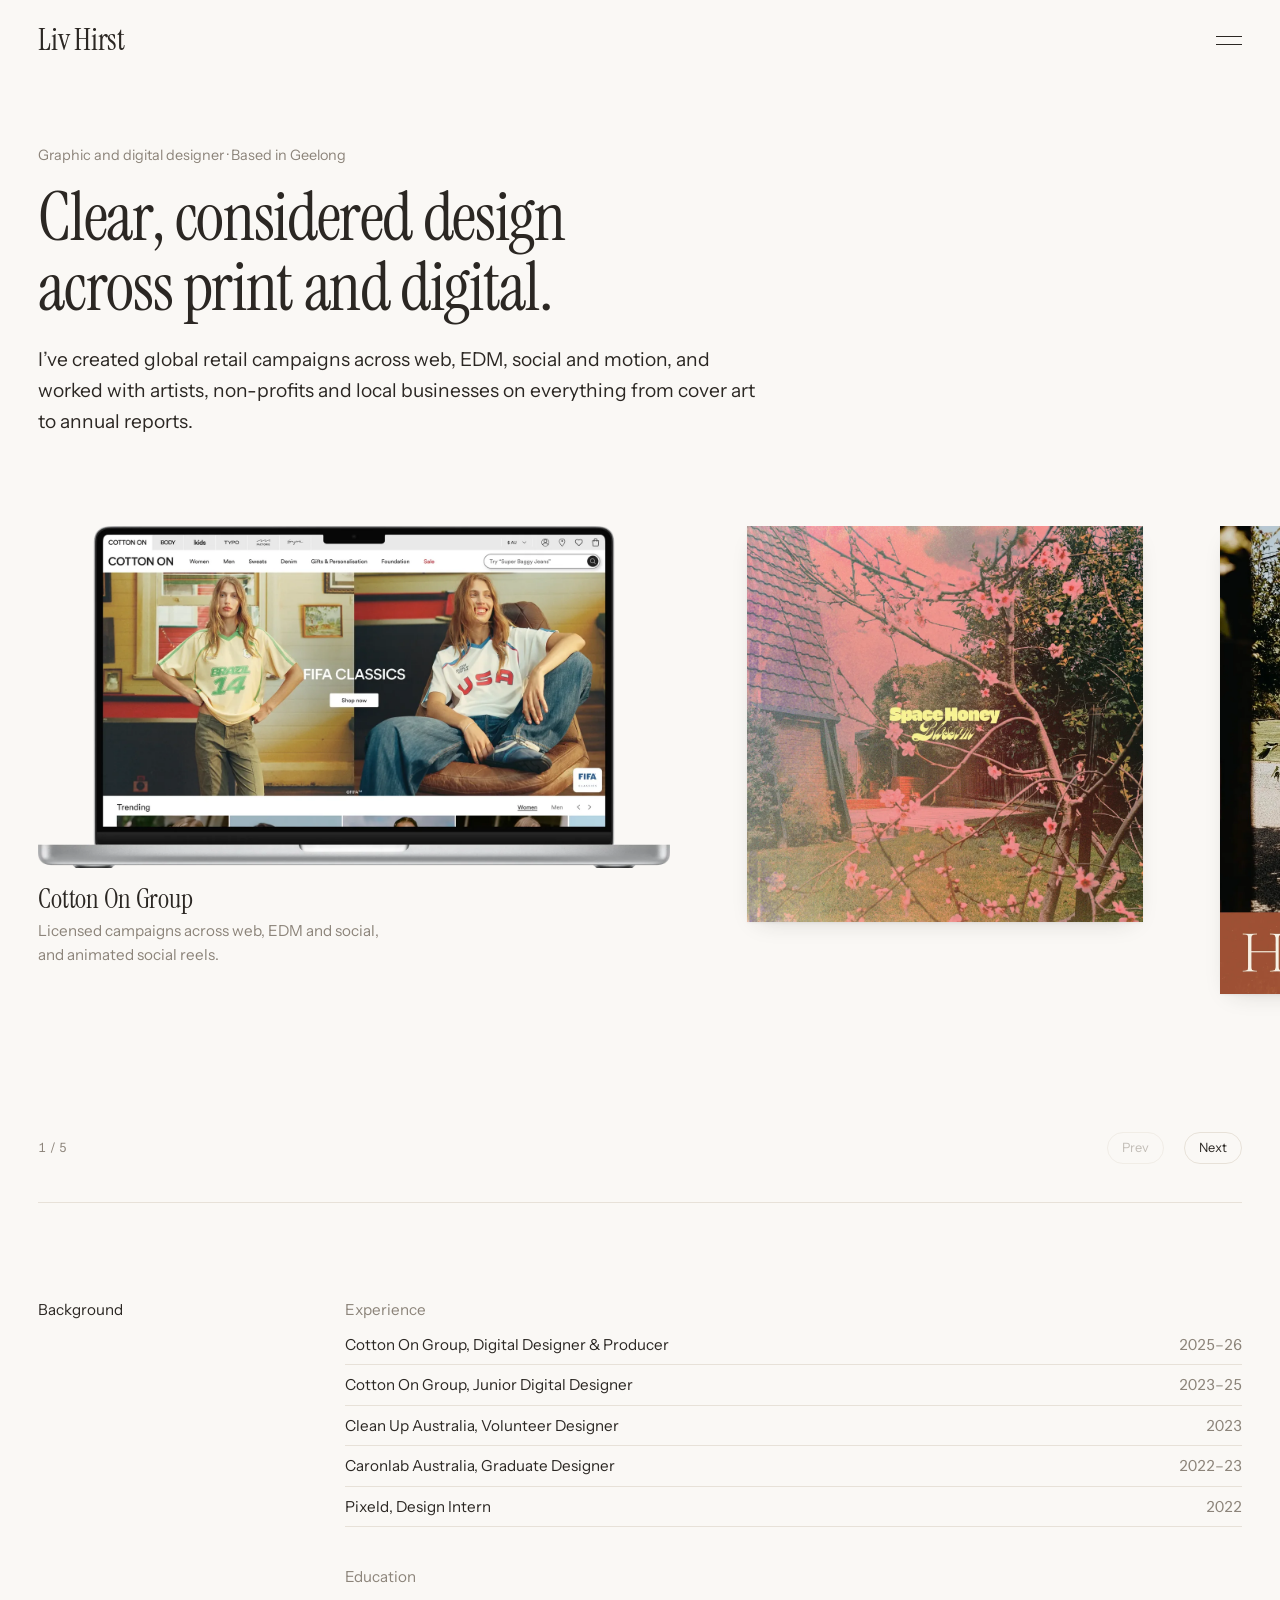
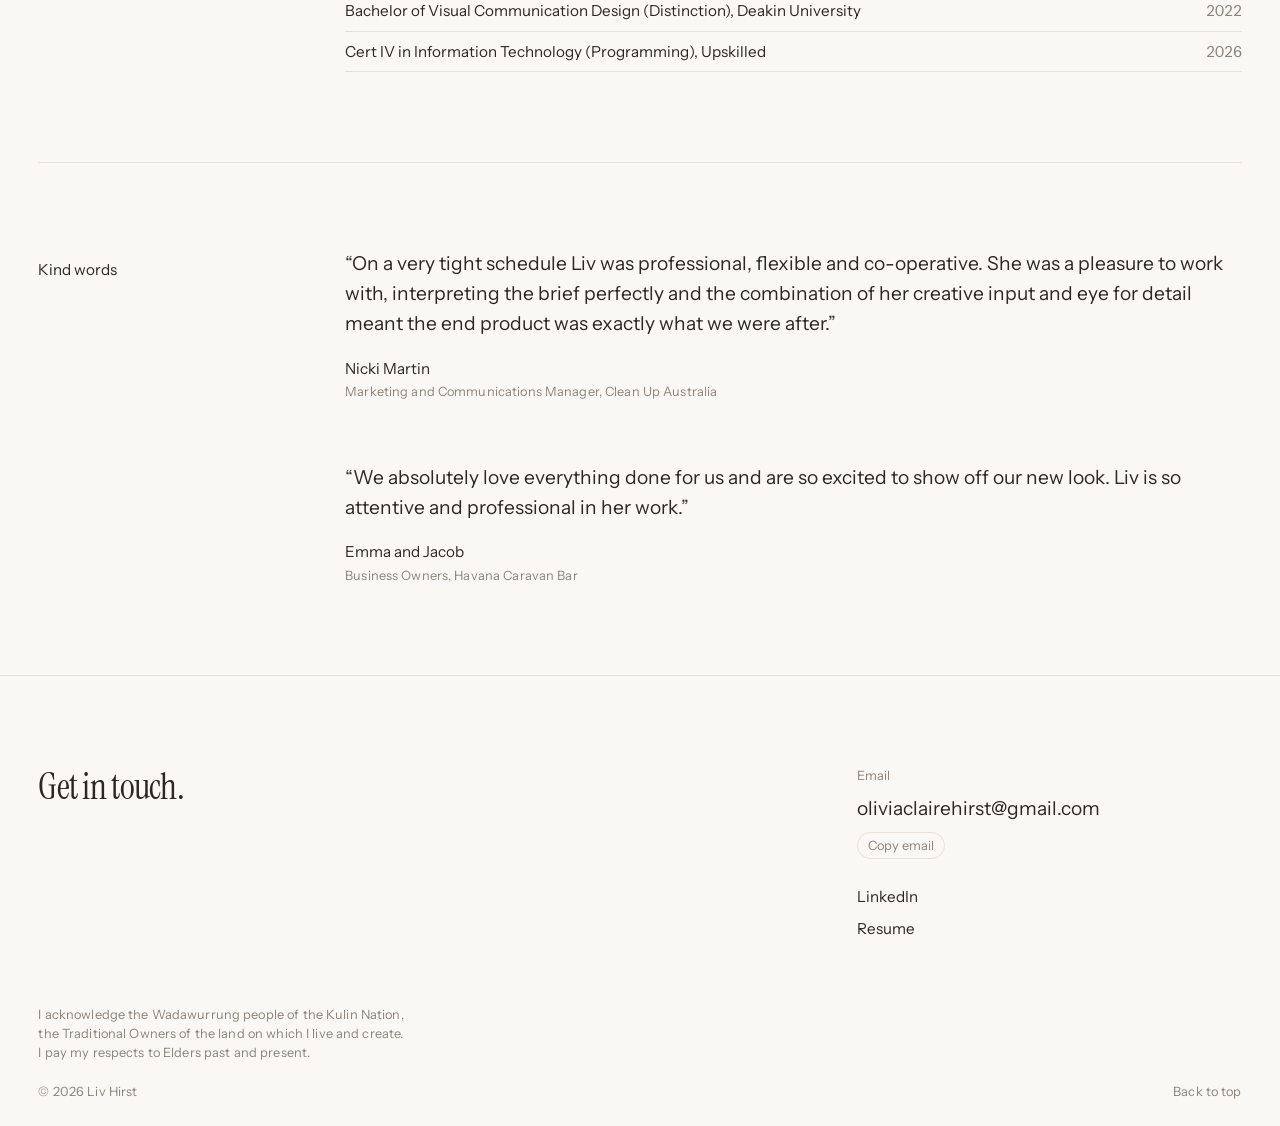
<file: index.html>
<!doctype html><html><head><meta charset=utf8><meta name=viewport content="width=device-width,initial-scale=1,viewport-fit=cover"><style>:root{color-scheme:light;box-sizing:border-box;padding-top:env(safe-area-inset-top,0px);padding-bottom:env(safe-area-inset-bottom,0px)}html{scroll-padding-top:env(safe-area-inset-top,0px)}body{margin:0;padding:0;font:14px -apple-system,BlinkMacSystemFont,sans-serif;background:#fff;color:#000}img{max-width:100%}[hidden]:not([hidden=until-found i]){display:none!important}</style></head><body>
<title>Liv Hirst</title>
<meta name="claude:viewport-fit-sides" content="cover">
<meta name="description" content="Liv Hirst is a Geelong-based digital and graphic designer working across campaigns, web, EDM, social and brand.">
<meta property="og:title" content="Liv Hirst">
<meta property="og:description" content="Liv Hirst is a Geelong-based digital and graphic designer working across campaigns, web, EDM, social and brand.">
<meta property="og:image" content="assets/home/space-honey.webp">
<link rel="icon" href="data:image/svg+xml,%3Csvg xmlns=%22http://www.w3.org/2000/svg%22 viewBox=%220 0 64 64%22%3E%3Crect width=%2264%22 height=%2264%22 rx=%2232%22 fill=%22%231a1a1a%22/%3E%3Ctext x=%2232%22 y=%2241%22 font-family=%22Helvetica,Arial%22 font-size=%2224%22 text-anchor=%22middle%22 fill=%22white%22%3ELH%3C/text%3E%3C/svg%3E">
<link rel="preconnect" href="https://fonts.googleapis.com"><link rel="preconnect" href="https://fonts.gstatic.com" crossorigin><link rel="stylesheet" href="https://fonts.googleapis.com/css2?family=Instrument+Sans:ital,wght@0,400;0,500;1,400&family=Instrument+Serif:ital@0;1&display=swap">
<link rel="stylesheet" href="css/style.css?v=20261112e">
<header class="site-header">
  <div class="wrap">
    <a class="logo" href="./">Liv Hirst</a>
    <button class="burger" type="button" aria-expanded="false" aria-controls="menu" aria-label="Open menu"><i aria-hidden="true"></i></button>
  </div>
</header>
<nav class="menu" id="menu" aria-label="Site" aria-hidden="true">
  <div class="wrap">
    <div>
      <p class="menu-label small muted">Projects</p>
      <ul class="menu-list"><li><a href="cotton-on.html" data-img="assets/home/cotton-on.webp">Cotton On Group</a></li><li><a href="space-honey.html" data-img="assets/home/space-honey.webp">Space Honey</a></li><li><a href="havana.html" data-img="assets/home/havana.webp">Havana Caravan Bar</a></li><li><a href="clean-up-australia.html" data-img="assets/home/clean-up-australia.webp">Clean Up Australia</a></li><li><a href="fruce.html" data-img="assets/home/fruce.webp">Fruce</a></li></ul>
      <ul class="menu-sub">
        <li><a class="link-u" href="./#experience">Experience</a></li>
        <li><a class="link-u" href="./#kind-words">Kind words</a></li>
        <li><a class="link-u" href="#contact">Contact</a></li>
      </ul>
    </div>
    <div class="menu-peek" aria-hidden="true"><img alt="" src="assets/home/cotton-on.webp"></div>
  </div>
</nav>

<main class="page" id="top">
  <h1 class="sr-only">Liv Hirst, graphic and digital designer</h1>
  <section class="sec wrap" id="about" aria-label="About">
    <div class="split">
    <div class="about">
      <p class="about-eyebrow">Graphic and digital designer · Based in Geelong</p>
      <p class="about-title">Clear, considered design<br> across print and digital.</p>
      <p class="about-text">I’ve created global retail campaigns across web, EDM, social and motion, and worked with artists, non-profits and local businesses on everything from cover art to annual reports.</p>
    </div>
    </div>
  </section>

  <section class="rail fade" id="work" aria-label="Projects">
    <div class="rail-sticky">
      <div class="rail-track" tabindex="0" aria-label="Projects, scroll sideways">
      <a class="rail-card" href="cotton-on.html" style="--h:38;--ar:1.8476">
        <div class="frame"><img class="" src="assets/home/cotton-on.webp" alt="Cotton On Group" width="1600" height="866"></div>
        <div class="cap"><span class="cap-name">Cotton On Group</span><span class="cap-blurb">Licensed campaigns across web, EDM and social,<br> and animated social reels.</span></div>
      </a>
      <a class="rail-card" href="space-honey.html" style="--h:44;--ar:1.0000">
        <div class="frame"><img class="" src="assets/home/space-honey.webp" alt="Space Honey" width="1000" height="1000"></div>
        <div class="cap"><span class="cap-name">Space Honey</span><span class="cap-blurb">Cover art for two singles from Geelong psych-rock artist Space Honey.</span></div>
      </a>
      <a class="rail-card" href="havana.html" style="--h:52;--ar:0.7071">
        <div class="frame"><img class="" src="assets/home/havana.webp" alt="Havana Caravan Bar" width="1200" height="1697"></div>
        <div class="cap"><span class="cap-name">Havana Caravan Bar</span><span class="cap-blurb">Social templates and an About Us document for a mobile caravan bar.</span></div>
      </a>
      <a class="rail-card" href="clean-up-australia.html" style="--h:47;--ar:0.7071">
        <div class="frame"><img class="" src="assets/home/clean-up-australia.webp" alt="Clean Up Australia" width="1200" height="1697" loading="lazy" decoding="async"></div>
        <div class="cap"><span class="cap-name">Clean Up Australia</span><span class="cap-blurb">The 2022 Annual <br>Rubbish Report.</span></div>
      </a>
      <a class="rail-card" href="fruce.html" style="--h:36;--ar:1.4238">
        <div class="frame"><img class="" src="assets/home/fruce.webp" alt="Fruce" width="1700" height="1194" loading="lazy" decoding="async"></div>
        <div class="cap"><span class="cap-name">Fruce</span><span class="cap-blurb">A kids’ fruit juice brand designed from <br>scratch at Designers Bootcamp.</span></div>
      </a>
      </div>
      <div class="rail-nav">
        <span class="rail-count small muted" aria-live="polite">1 / 5</span>
        <button class="rail-btn" type="button" data-dir="-1" aria-label="Previous project">Prev</button>
        <button class="rail-btn" type="button" data-dir="1" aria-label="Next project">Next</button>
      </div>
    </div>
  </section>


  <section class="sec wrap" id="experience" aria-labelledby="background-h">
    <div class="split">
    <h2 class="sec-label" id="background-h">Background</h2>
    <div class="about-lists">
      <div>
        <h3>Experience</h3>
        <ul>
          <li><span>Cotton On Group, Digital Designer &amp; Producer</span><span>2025–26</span></li>
          <li><span>Cotton On Group, Junior Digital Designer</span><span>2023–25</span></li>
          <li><span>Clean Up Australia, Volunteer Designer</span><span>2023</span></li>
          <li><span>Caronlab Australia, Graduate Designer</span><span>2022–23</span></li>
          <li><span>Pixeld, Design Intern</span><span>2022</span></li>
        </ul>
      </div>
      <div>
        <h3>Education</h3>
        <ul>
          <li><span>Bachelor of Visual Communication Design (Distinction), Deakin University</span><span>2022</span></li>
          <li><span>Cert IV in Information Technology (Programming), Upskilled</span><span>2026</span></li>
        </ul>
      </div>
    </div>
    </div>
  </section>

  <section class="sec wrap" id="kind-words" aria-labelledby="words-h">
    <div class="split">
      <h2 class="sec-label" id="words-h">Kind words</h2>
      <div class="quotes"><blockquote class="quote"><p>On a very tight schedule Liv was professional, flexible and co-operative. She was a pleasure to work with, interpreting the brief perfectly and the combination of her creative input and eye for detail meant the end product was exactly what we were after.</p><footer><span>Nicki Martin</span><span class="small muted">Marketing and Communications Manager, Clean Up Australia</span></footer></blockquote><blockquote class="quote"><p>We absolutely love everything done for us and are so excited to show off our new look. Liv is so attentive and professional in her work.</p><footer><span>Emma and Jacob</span><span class="small muted">Business Owners, Havana Caravan Bar</span></footer></blockquote></div>
    </div>
  </section>
</main>
<footer class="site-footer" id="contact">
  <div class="wrap">
    <div class="foot-top">
      <p class="foot-cta">Get in touch.</p>
      <div class="foot-links">
        <span class="small muted">Email</span>
        <a class="email link-u" href="mailto:oliviaclairehirst@gmail.com">oliviaclairehirst@gmail.com</a>
        <button class="copy-btn" type="button" data-copy="oliviaclairehirst@gmail.com">Copy email</button>
        <a class="link-u" href="https://www.linkedin.com/in/liv-hirst" target="_blank" rel="noopener" style="margin-top:18px">LinkedIn</a>
        <a class="link-u" href="assets/Liv-Hirst-Resume.pdf?v=20261110c" target="_blank" rel="noopener">Resume</a>
      </div>
    </div>
    <p class="acknowledgement small muted">I acknowledge the Wadawurrung people of the Kulin Nation,<br class="br-lg"> the Traditional Owners of the land on which I live and create.<br class="br-lg"> I pay my respects to Elders past and present.</p>
    <div class="foot-base small muted">
      <span>© <span data-year>2026</span> Liv Hirst</span>
      <a class="link-u" href="#top">Back to top</a>
    </div>
  </div>
</footer>
<script src="js/main.js?v=20261112e"></script>

</body></html>
</file>
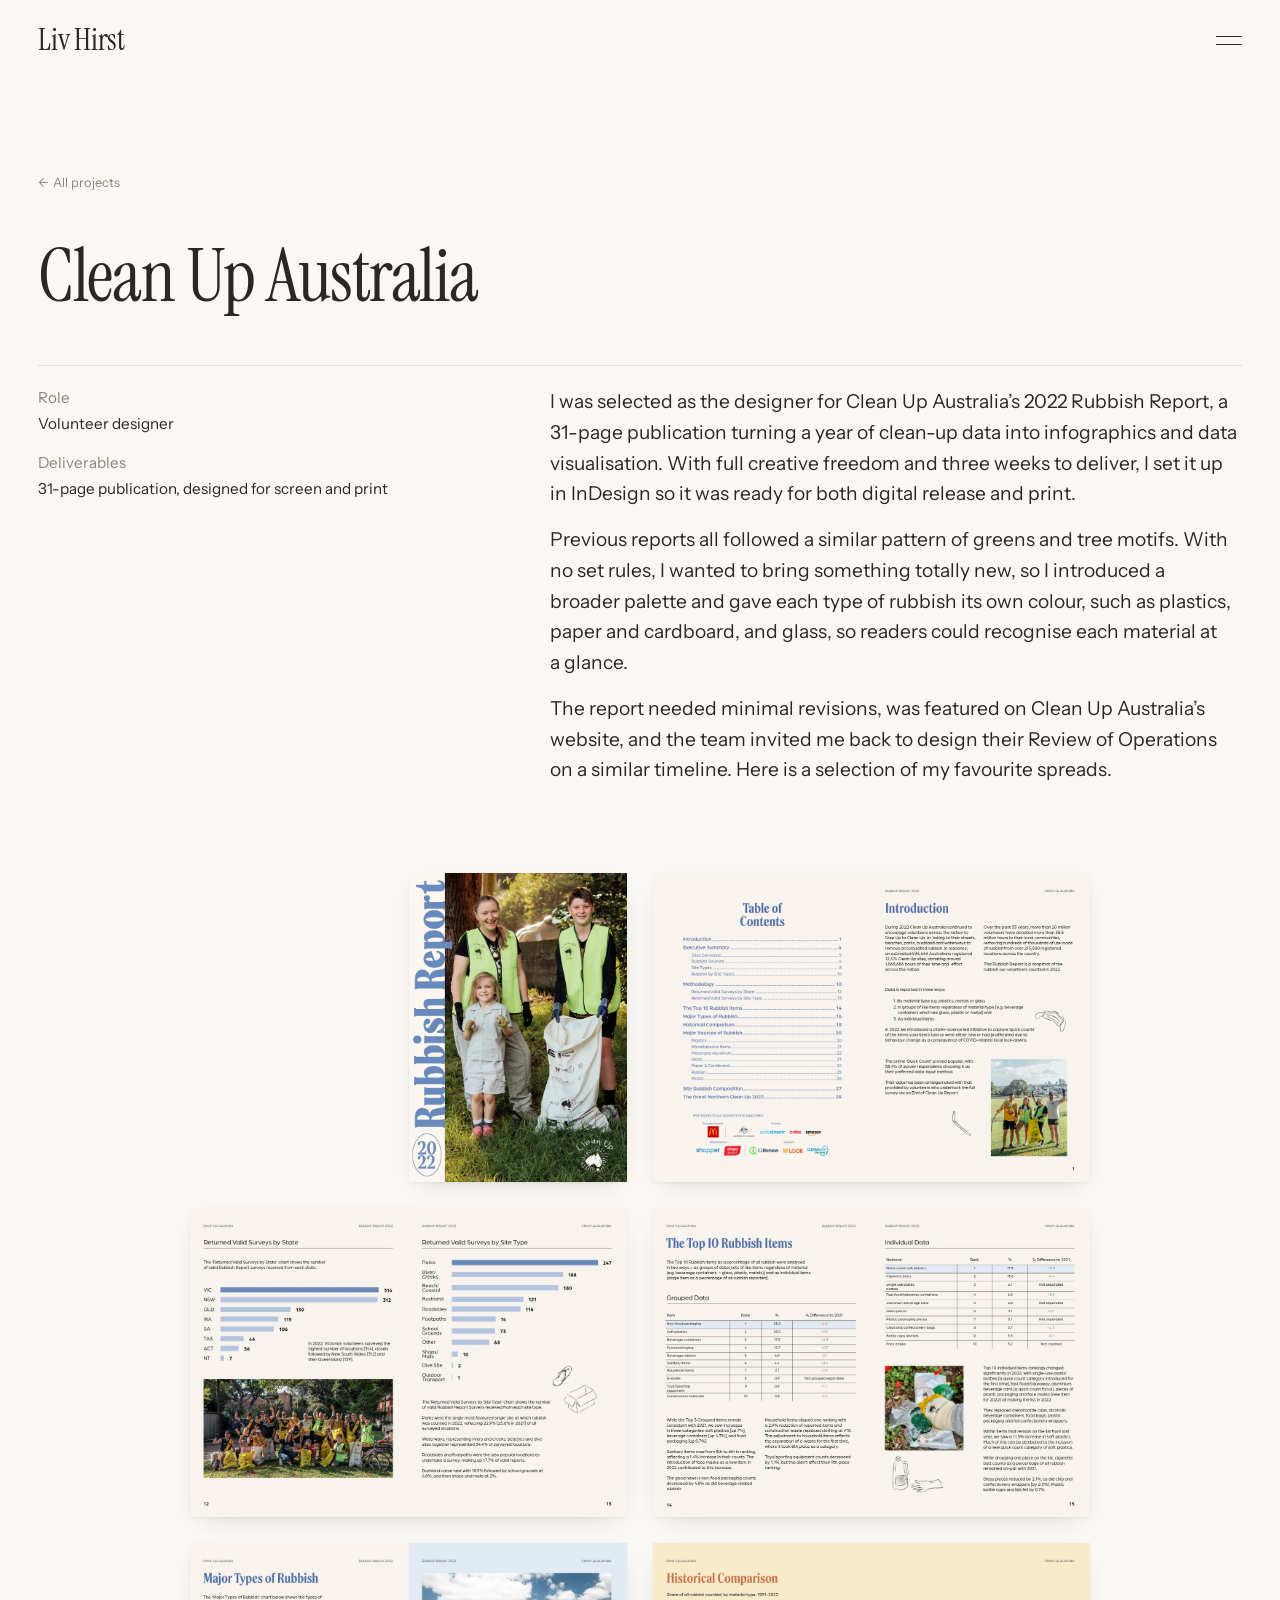
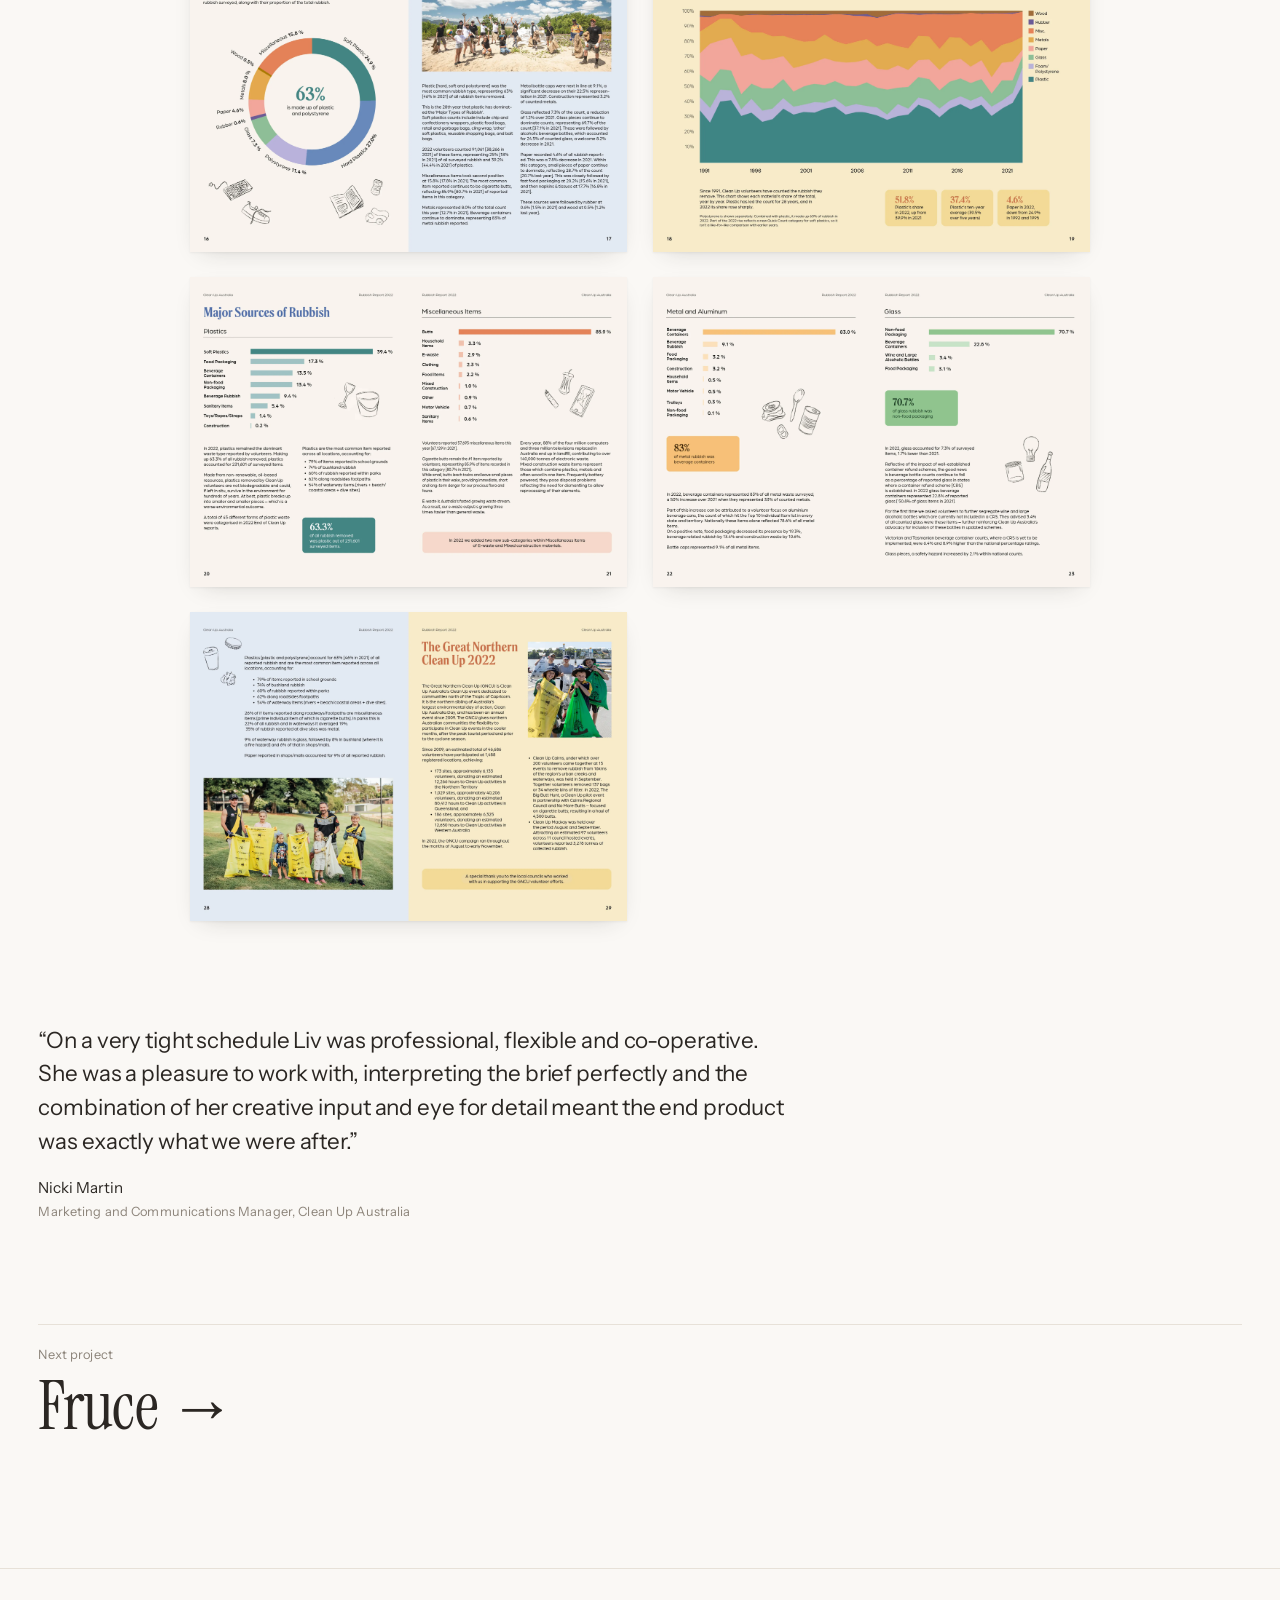
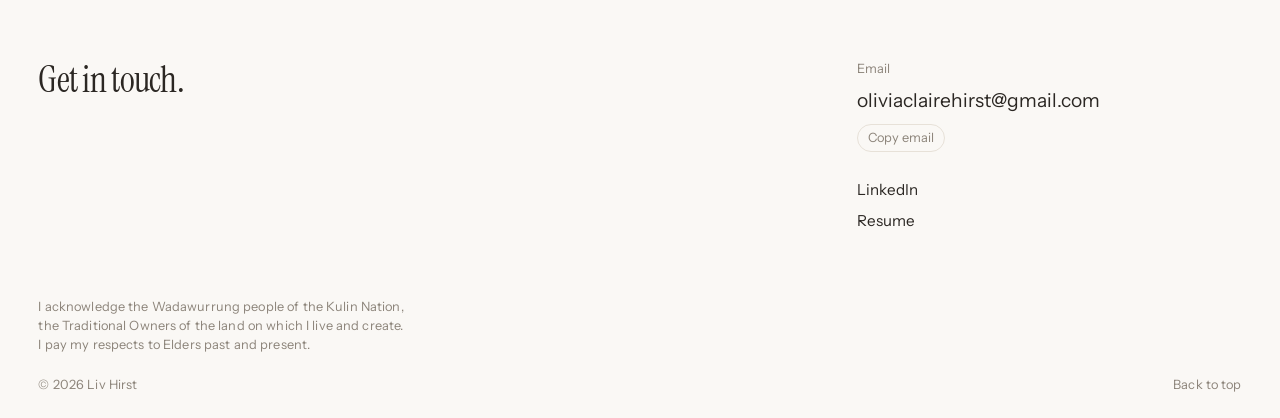
<file: clean-up-australia.html>
<!doctype html>
<html lang="en-AU">
<head>
<meta charset="utf-8">
<meta name="viewport" content="width=device-width, initial-scale=1, viewport-fit=cover">
<title>Clean Up Australia · Liv Hirst</title>
<meta name="claude:viewport-fit-sides" content="cover">
<meta name="description" content="Clean Up Australia, design by Liv Hirst.">
<meta property="og:title" content="Clean Up Australia · Liv Hirst">
<meta property="og:description" content="Clean Up Australia, design by Liv Hirst.">
<meta property="og:image" content="assets/home/space-honey.webp">
<link rel="icon" href="data:image/svg+xml,%3Csvg xmlns=%22http://www.w3.org/2000/svg%22 viewBox=%220 0 64 64%22%3E%3Crect width=%2264%22 height=%2264%22 rx=%2232%22 fill=%22%231a1a1a%22/%3E%3Ctext x=%2232%22 y=%2241%22 font-family=%22Helvetica,Arial%22 font-size=%2224%22 text-anchor=%22middle%22 fill=%22white%22%3ELH%3C/text%3E%3C/svg%3E">
<link rel="preconnect" href="https://fonts.googleapis.com"><link rel="preconnect" href="https://fonts.gstatic.com" crossorigin><link rel="stylesheet" href="https://fonts.googleapis.com/css2?family=Instrument+Sans:ital,wght@0,400;0,500;1,400&family=Instrument+Serif:ital@0;1&display=swap">
<link rel="stylesheet" href="css/style.css?v=20261112e">
</head>
<body>
<header class="site-header">
  <div class="wrap">
    <a class="logo" href="./">Liv Hirst</a>
    <button class="burger" type="button" aria-expanded="false" aria-controls="menu" aria-label="Open menu"><i aria-hidden="true"></i></button>
  </div>
</header>
<nav class="menu" id="menu" aria-label="Site" aria-hidden="true">
  <div class="wrap">
    <div>
      <p class="menu-label small muted">Projects</p>
      <ul class="menu-list"><li><a href="cotton-on.html" data-img="assets/home/cotton-on.webp">Cotton On Group</a></li><li><a href="space-honey.html" data-img="assets/home/space-honey.webp">Space Honey</a></li><li><a href="havana.html" data-img="assets/home/havana.webp">Havana Caravan Bar</a></li><li><a href="clean-up-australia.html" data-img="assets/home/clean-up-australia.webp">Clean Up Australia</a></li><li><a href="fruce.html" data-img="assets/home/fruce.webp">Fruce</a></li></ul>
      <ul class="menu-sub">
        <li><a class="link-u" href="./#experience">Experience</a></li>
        <li><a class="link-u" href="./#kind-words">Kind words</a></li>
        <li><a class="link-u" href="#contact">Contact</a></li>
      </ul>
    </div>
    <div class="menu-peek" aria-hidden="true"><img alt="" src="assets/home/cotton-on.webp"></div>
  </div>
</nav>

<main class="page" id="top">
  <section class="p-head wrap">
    <a class="p-back small muted link-u" href="./">← All projects</a>
    <h1 class="p-title fade">Clean Up Australia</h1>
    <div class="p-intro">
      <dl class="p-meta"><div><dt>Role</dt><dd>Volunteer designer</dd></div><div><dt>Deliverables</dt><dd>31-page publication, designed for screen and print</dd></div></dl>
      <div class="p-copy"><p>I was selected as the designer for Clean Up Australia’s 2022 Rubbish Report, a 31-page publication turning a year of clean-up data into infographics and data visualisation. With full creative freedom and three weeks to deliver, I set it up in InDesign so it was ready for both digital release and print.</p><p>Previous reports all followed a similar pattern of greens and tree motifs. With no set rules, I wanted to bring something totally new, so I introduced a broader palette and gave each type of rubbish its own colour, such as plastics, paper and cardboard, and glass, so readers could recognise each material at a glance.</p><p>The report needed minimal revisions, was featured on Clean Up Australia’s website, and the team invited me back to design their Review of Operations on a similar timeline. Here is a selection of my favourite spreads.</p></div>
    </div>
  </section>
  <section class="stage">
    <div class="wrap"><div class="grid-2 stack-m"><div class="cover-page"><img class="" src="assets/clean-up-australia/01-cover.webp" alt="Rubbish Report 2022 cover" width="1240" height="1754" loading="lazy" decoding="async"></div><img class="" src="assets/clean-up-australia/02-spread.webp" alt="Table of contents and introduction spread" width="2400" height="1697" loading="lazy" decoding="async"><img class="" src="assets/clean-up-australia/03-spread.webp" alt="Rubbish Report spread 3" width="2400" height="1697" loading="lazy" decoding="async"><img class="" src="assets/clean-up-australia/04-spread.webp" alt="Rubbish Report spread 4" width="2400" height="1697" loading="lazy" decoding="async"><img class="" src="assets/clean-up-australia/05-spread.webp" alt="Rubbish Report spread 5" width="2400" height="1697" loading="lazy" decoding="async"><img class="" src="assets/clean-up-australia/06-spread.webp" alt="Rubbish Report spread 6" width="2400" height="1697" loading="lazy" decoding="async"><img class="" src="assets/clean-up-australia/07-spread.webp" alt="Rubbish Report spread 7" width="2400" height="1697" loading="lazy" decoding="async"><img class="" src="assets/clean-up-australia/08-spread.webp" alt="Rubbish Report spread 8" width="2400" height="1697" loading="lazy" decoding="async"><img class="" src="assets/clean-up-australia/09-spread.webp" alt="Rubbish Report spread 9" width="2400" height="1697" loading="lazy" decoding="async"></div></div>
  </section>
  
  <section class="p-quote wrap"><blockquote class="quote"><p>On a very tight schedule Liv was professional, flexible and co-operative. She was a pleasure to work with, interpreting the brief perfectly and the combination of her creative input and eye for detail meant the end product was exactly what we were after.</p><footer><span>Nicki Martin</span><span class="small muted">Marketing and Communications Manager, Clean Up Australia</span></footer></blockquote></section>
  <div class="wrap">
    <a class="next" href="fruce.html"><span class="small muted">Next project</span><span class="name">Fruce →</span></a>
  </div>
</main>
<footer class="site-footer" id="contact">
  <div class="wrap">
    <div class="foot-top">
      <p class="foot-cta">Get in touch.</p>
      <div class="foot-links">
        <span class="small muted">Email</span>
        <a class="email link-u" href="mailto:oliviaclairehirst@gmail.com">oliviaclairehirst@gmail.com</a>
        <button class="copy-btn" type="button" data-copy="oliviaclairehirst@gmail.com">Copy email</button>
        <a class="link-u" href="https://www.linkedin.com/in/liv-hirst" target="_blank" rel="noopener" style="margin-top:18px">LinkedIn</a>
        <a class="link-u" href="assets/Liv-Hirst-Resume.pdf?v=20261110c" target="_blank" rel="noopener">Resume</a>
      </div>
    </div>
    <p class="acknowledgement small muted">I acknowledge the Wadawurrung people of the Kulin Nation,<br class="br-lg"> the Traditional Owners of the land on which I live and create.<br class="br-lg"> I pay my respects to Elders past and present.</p>
    <div class="foot-base small muted">
      <span>© <span data-year>2026</span> Liv Hirst</span>
      <a class="link-u" href="#top">Back to top</a>
    </div>
  </div>
</footer>
<script src="js/main.js?v=20261112e"></script>
</body>
</html>
</file>
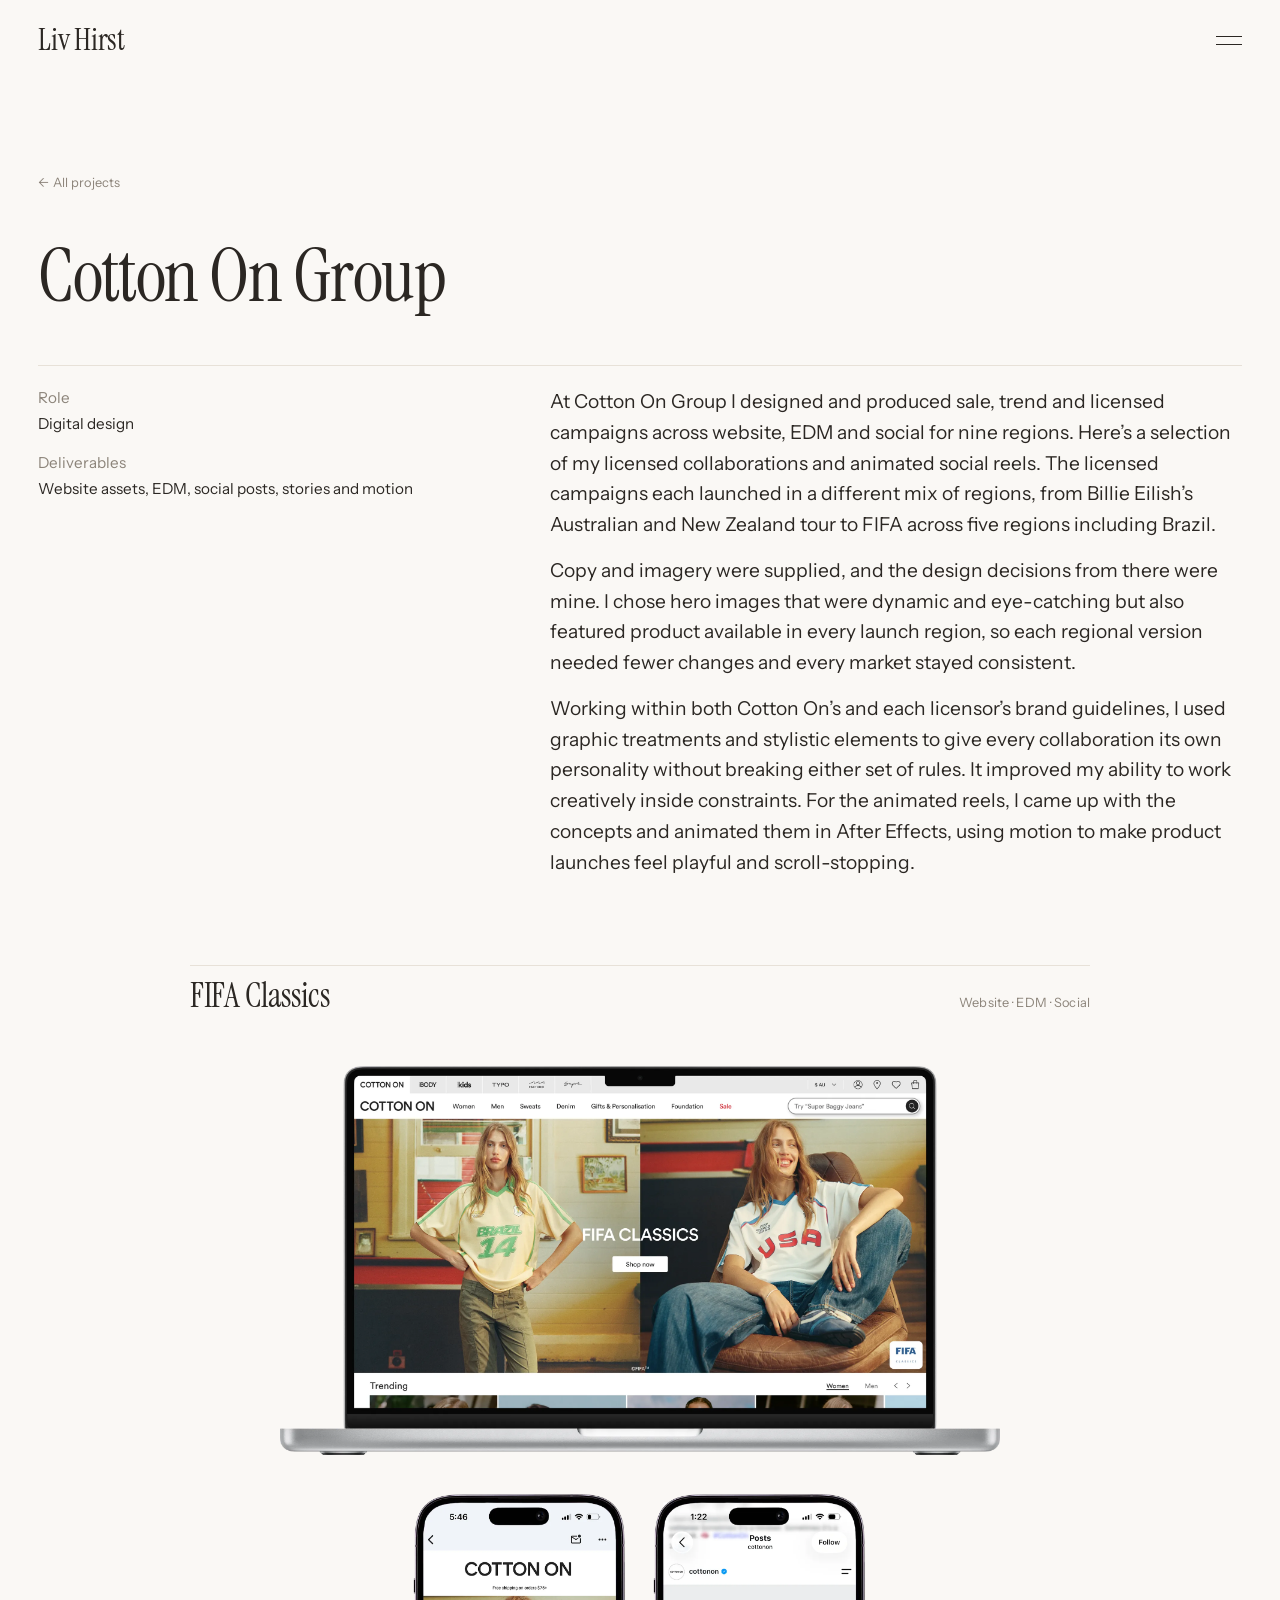
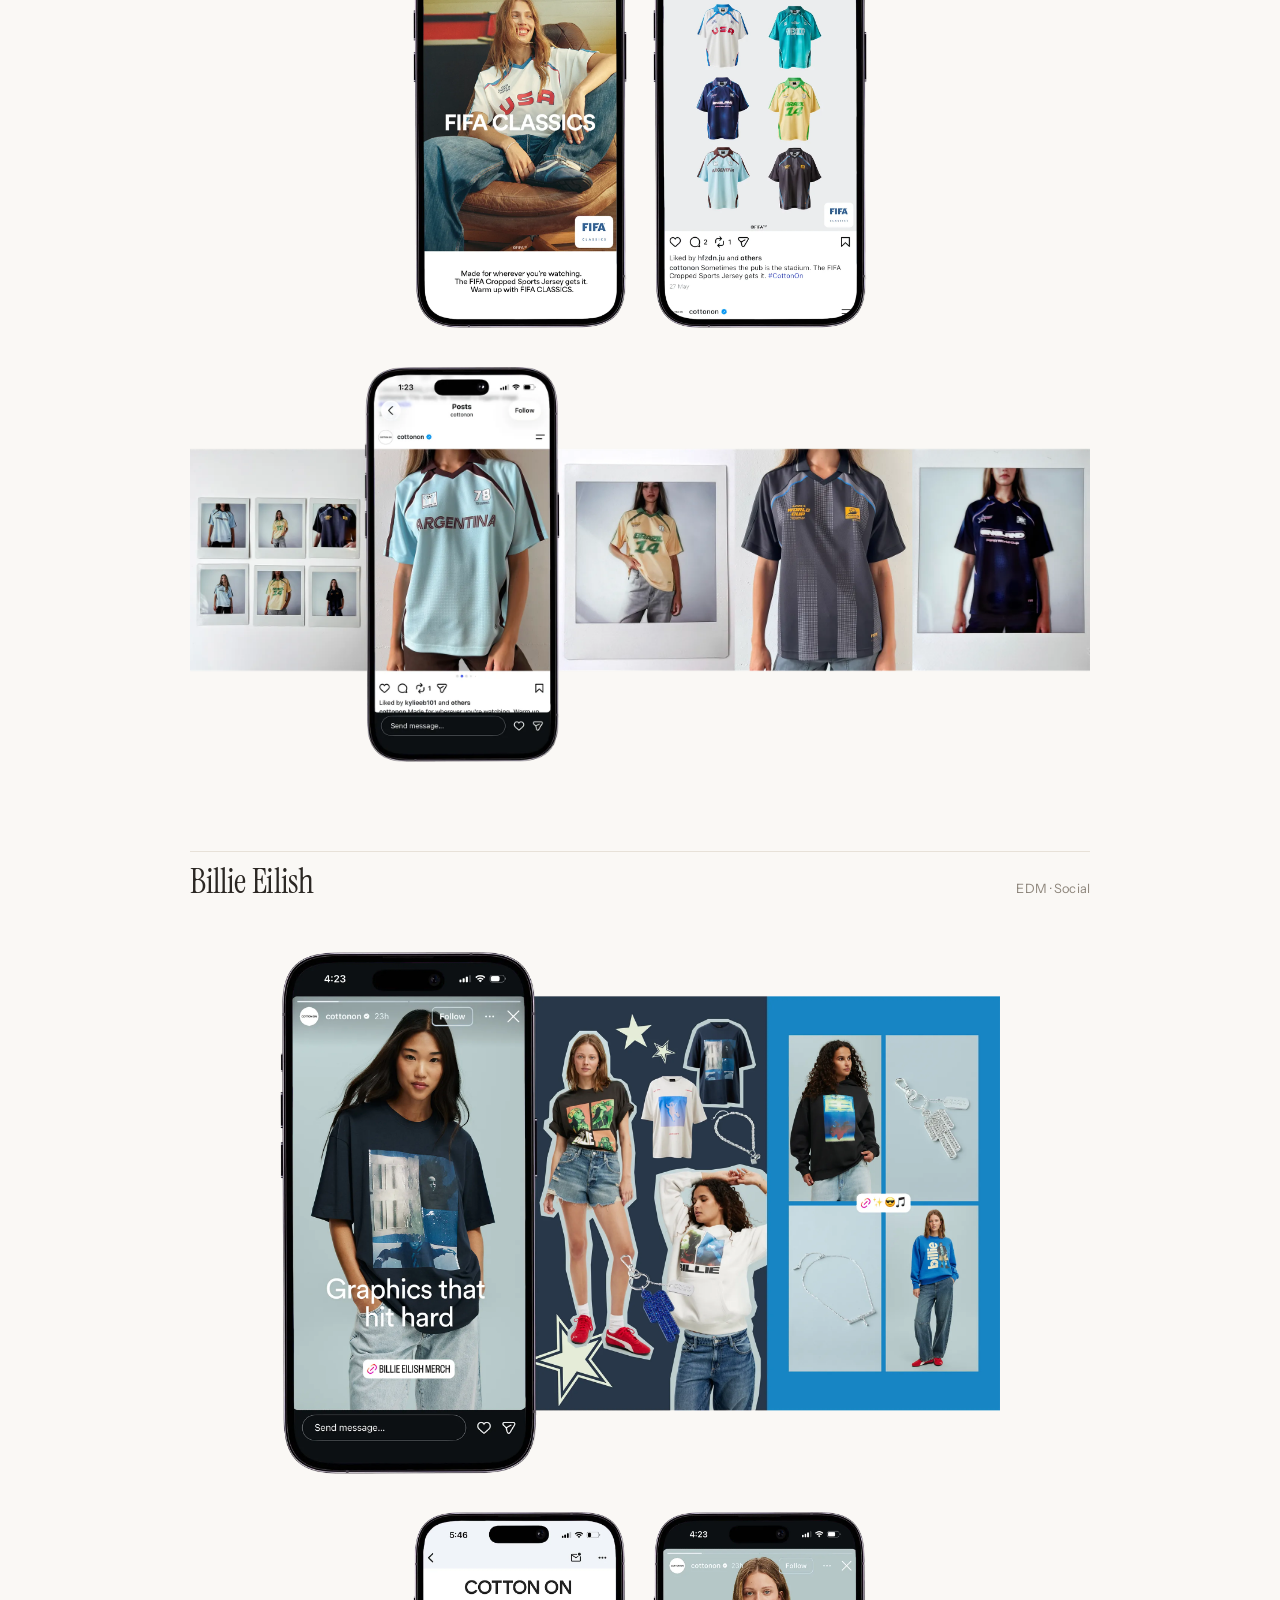
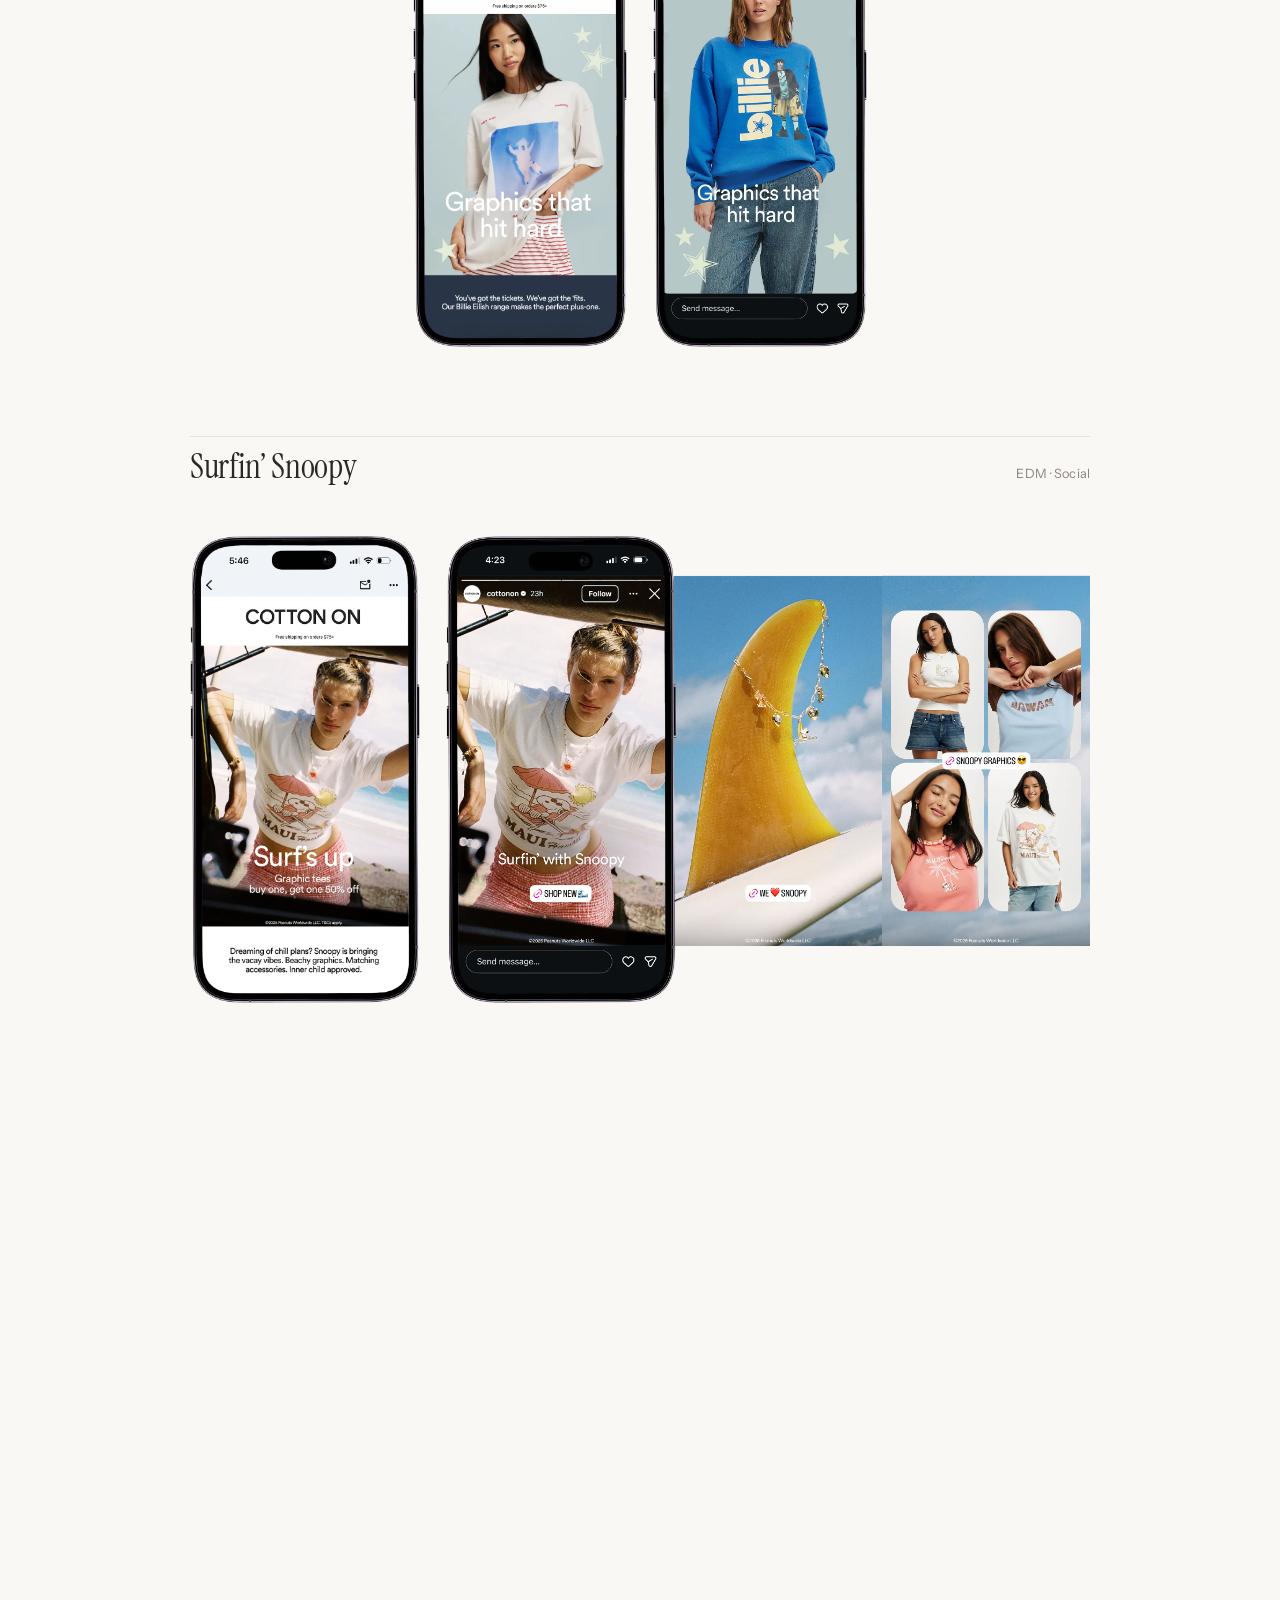
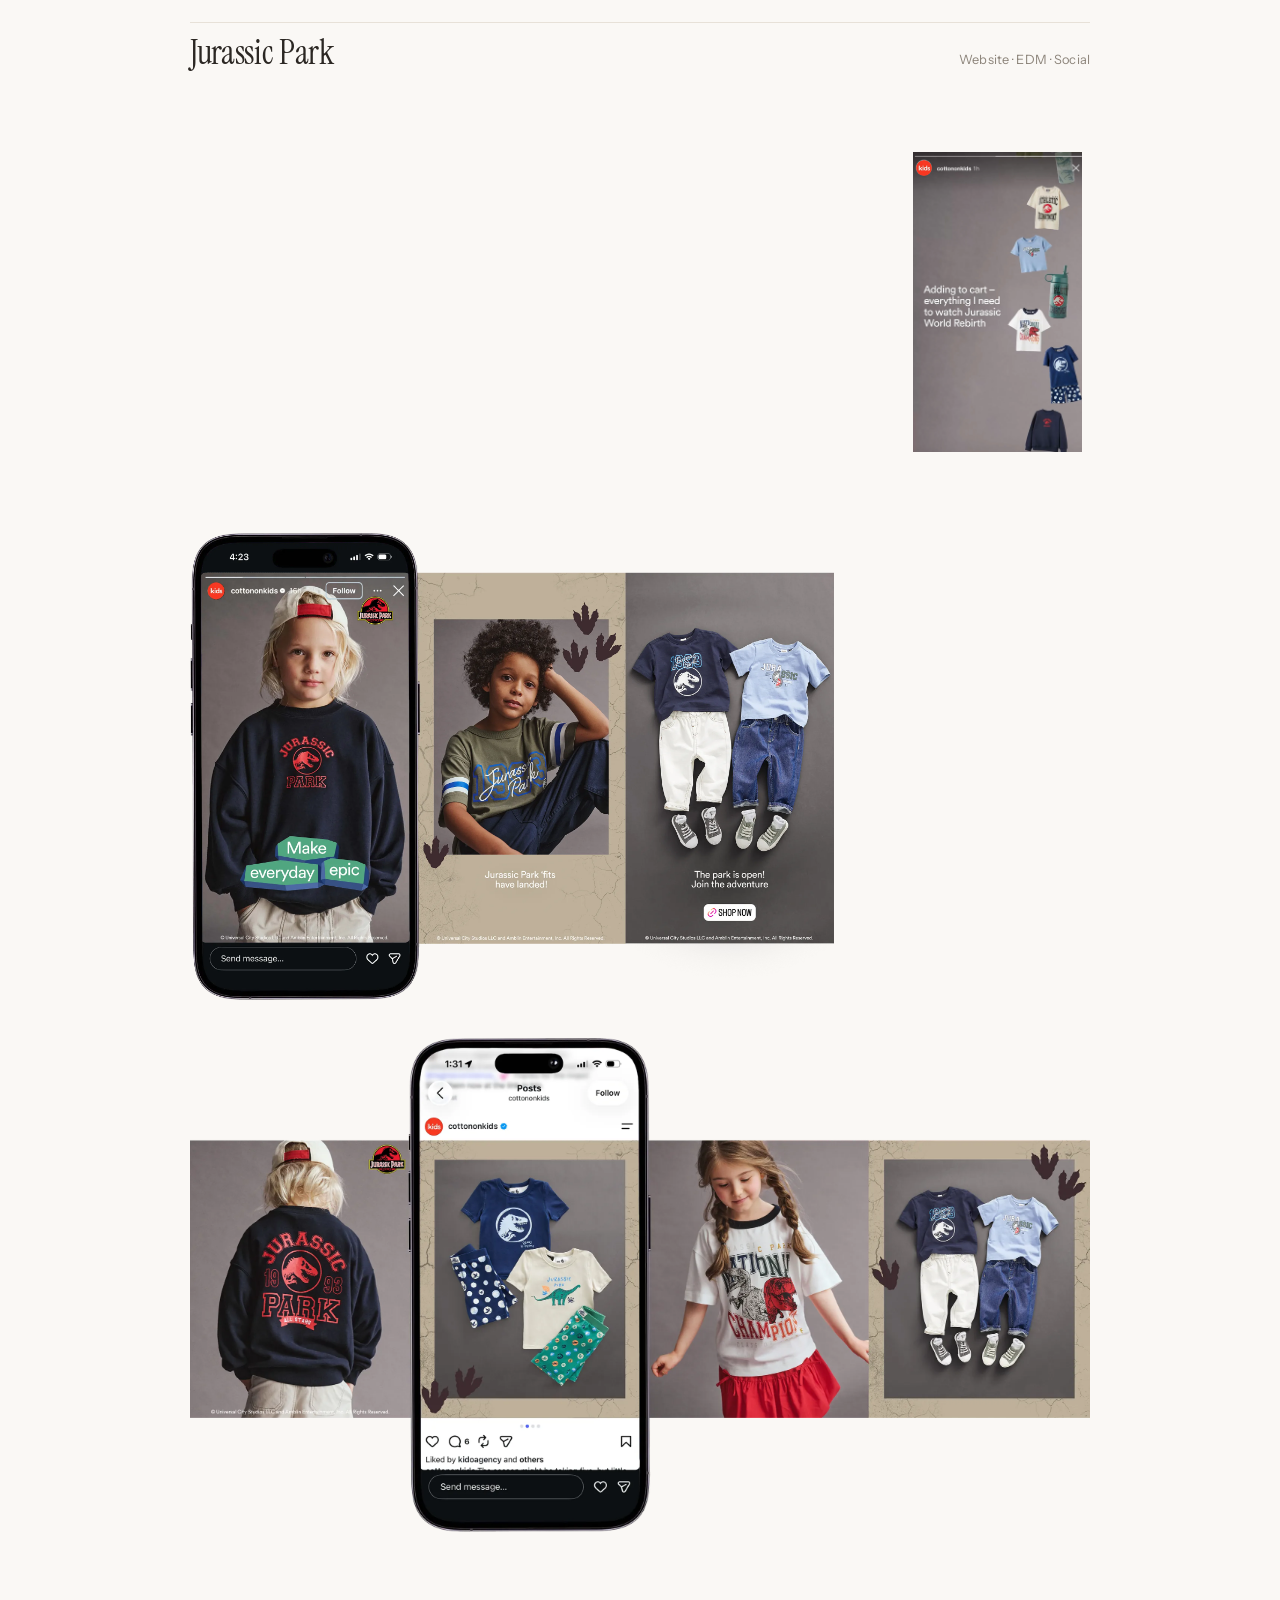
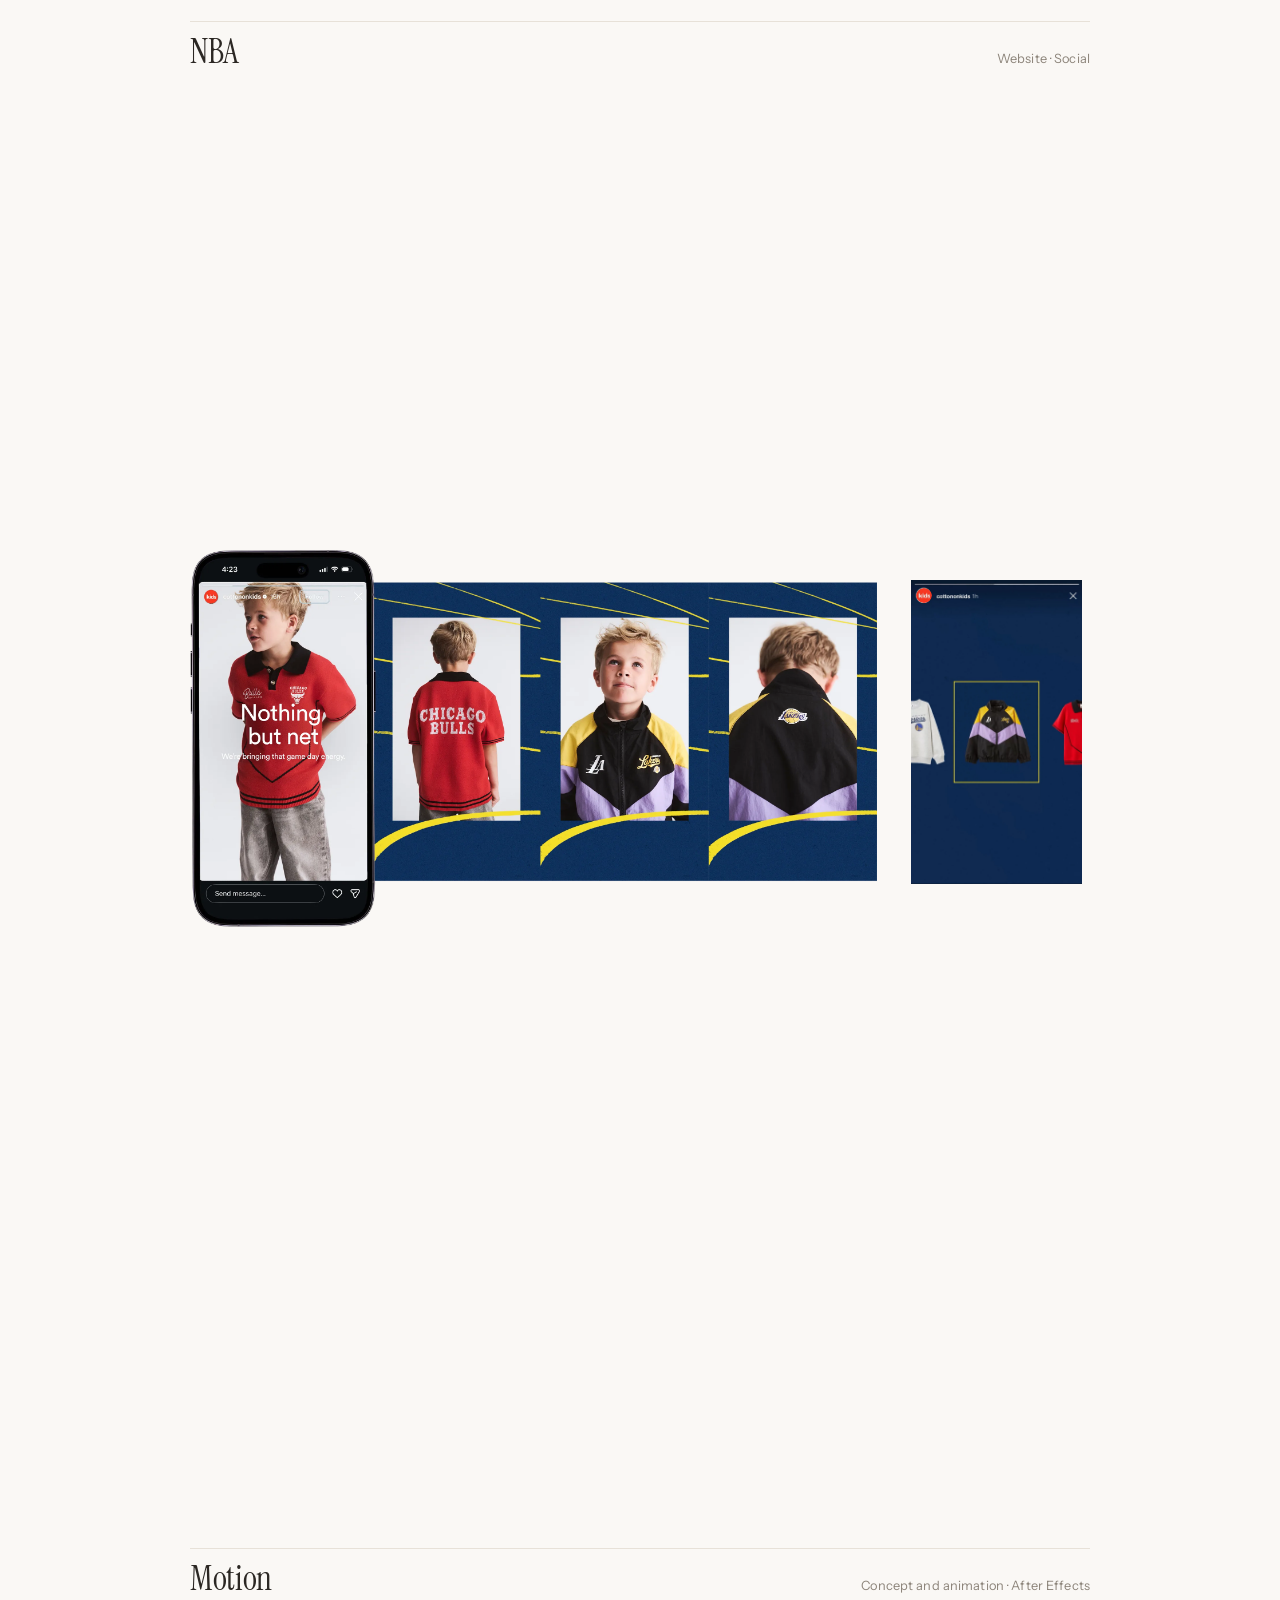
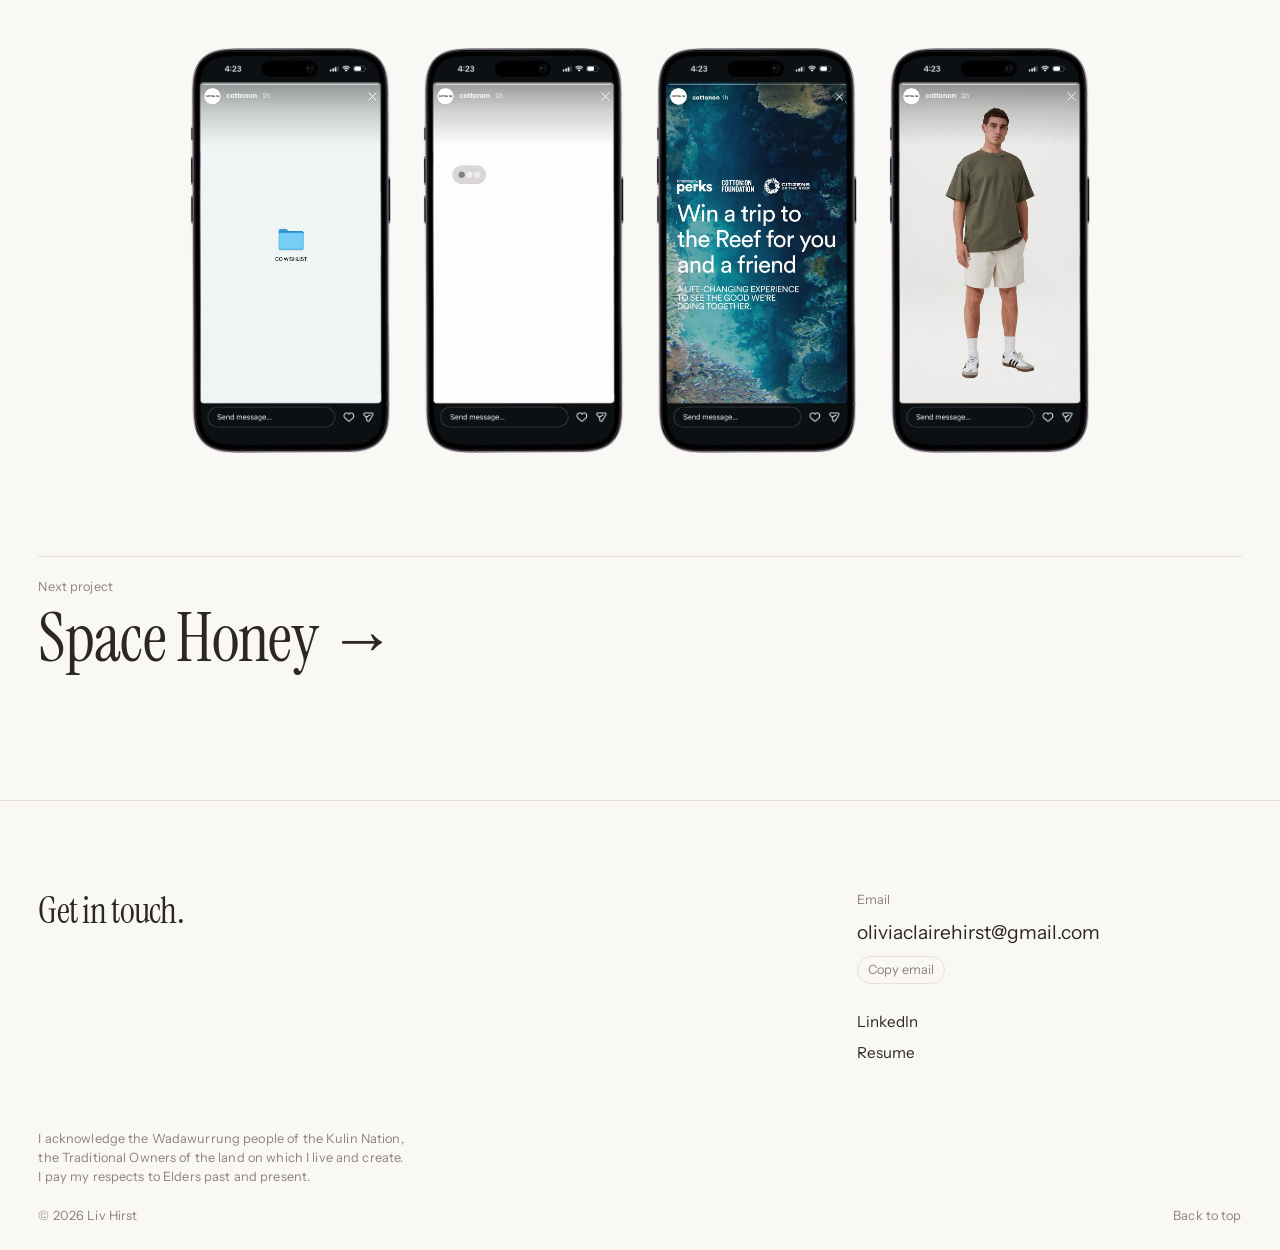
<file: cotton-on.html>
<!doctype html>
<html lang="en-AU">
<head>
<meta charset="utf-8">
<meta name="viewport" content="width=device-width, initial-scale=1, viewport-fit=cover">
<title>Cotton On Group · Liv Hirst</title>
<meta name="claude:viewport-fit-sides" content="cover">
<meta name="description" content="Cotton On Group, design by Liv Hirst.">
<meta property="og:title" content="Cotton On Group · Liv Hirst">
<meta property="og:description" content="Cotton On Group, design by Liv Hirst.">
<meta property="og:image" content="assets/home/space-honey.webp">
<link rel="icon" href="data:image/svg+xml,%3Csvg xmlns=%22http://www.w3.org/2000/svg%22 viewBox=%220 0 64 64%22%3E%3Crect width=%2264%22 height=%2264%22 rx=%2232%22 fill=%22%231a1a1a%22/%3E%3Ctext x=%2232%22 y=%2241%22 font-family=%22Helvetica,Arial%22 font-size=%2224%22 text-anchor=%22middle%22 fill=%22white%22%3ELH%3C/text%3E%3C/svg%3E">
<link rel="preconnect" href="https://fonts.googleapis.com"><link rel="preconnect" href="https://fonts.gstatic.com" crossorigin><link rel="stylesheet" href="https://fonts.googleapis.com/css2?family=Instrument+Sans:ital,wght@0,400;0,500;1,400&family=Instrument+Serif:ital@0;1&display=swap">
<link rel="stylesheet" href="css/style.css?v=20261112e">
</head>
<body>
<header class="site-header">
  <div class="wrap">
    <a class="logo" href="./">Liv Hirst</a>
    <button class="burger" type="button" aria-expanded="false" aria-controls="menu" aria-label="Open menu"><i aria-hidden="true"></i></button>
  </div>
</header>
<nav class="menu" id="menu" aria-label="Site" aria-hidden="true">
  <div class="wrap">
    <div>
      <p class="menu-label small muted">Projects</p>
      <ul class="menu-list"><li><a href="cotton-on.html" data-img="assets/home/cotton-on.webp">Cotton On Group</a></li><li><a href="space-honey.html" data-img="assets/home/space-honey.webp">Space Honey</a></li><li><a href="havana.html" data-img="assets/home/havana.webp">Havana Caravan Bar</a></li><li><a href="clean-up-australia.html" data-img="assets/home/clean-up-australia.webp">Clean Up Australia</a></li><li><a href="fruce.html" data-img="assets/home/fruce.webp">Fruce</a></li></ul>
      <ul class="menu-sub">
        <li><a class="link-u" href="./#experience">Experience</a></li>
        <li><a class="link-u" href="./#kind-words">Kind words</a></li>
        <li><a class="link-u" href="#contact">Contact</a></li>
      </ul>
    </div>
    <div class="menu-peek" aria-hidden="true"><img alt="" src="assets/home/cotton-on.webp"></div>
  </div>
</nav>

<main class="page" id="top">
  <section class="p-head wrap">
    <a class="p-back small muted link-u" href="./">← All projects</a>
    <h1 class="p-title fade">Cotton On Group</h1>
    <div class="p-intro">
      <dl class="p-meta"><div><dt>Role</dt><dd>Digital design</dd></div><div><dt>Deliverables</dt><dd>Website assets, EDM, social posts, stories and motion</dd></div></dl>
      <div class="p-copy"><p>At Cotton On Group I designed and produced sale, trend and licensed campaigns across website, EDM and social for nine regions. Here’s a selection of my licensed collaborations and animated social reels. The licensed campaigns each launched in a different mix of regions, from Billie Eilish’s Australian and New Zealand tour to FIFA across five regions including Brazil.</p><p>Copy and imagery were supplied, and the design decisions from there were mine. I chose hero images that were dynamic and eye-catching but also featured product available in every launch region, so each regional version needed fewer changes and every market stayed consistent.</p><p>Working within both Cotton On’s and each licensor’s brand guidelines, I used graphic treatments and stylistic elements to give every collaboration its own personality without breaking either set of rules. It improved my ability to work creatively inside constraints. For the animated reels, I came up with the concepts and animated them in After Effects, using motion to make product launches feel playful and scroll-stopping.</p></div>
    </div>
  </section>
  <section class="stage">
    <div class="wrap"><div class="gallery" style="gap:clamp(56px,7vw,110px)"><section class="gallery"><div class="sub-head"><h2>FIFA Classics</h2><span class="small">Website · EDM · Social</span></div><div class="row mid"><div class="cell" style="--r:1.8476"><img class="" src="assets/cotton-on/fifa-1-web.webp" alt="FIFA Classics homepage banner on Cotton On website" width="2400" height="1299" loading="lazy" decoding="async"></div></div><div class="row narrow"><div class="cell phone" style="--r:0.4940"><img class="" src="assets/cotton-on/fifa-2-edm.webp" alt="FIFA Classics EDM on mobile" width="741" height="1500" loading="lazy" decoding="async"></div><div class="cell phone" style="--r:0.4940"><img class="" src="assets/cotton-on/fifa-3-post.webp" alt="FIFA Classics Instagram post" width="741" height="1500" loading="lazy" decoding="async"></div></div><div class="row "><div class="cell" style="--r:2.2770"><img class="" src="assets/cotton-on/fifa-4-carousel.webp" alt="FIFA Classics Instagram carousel" width="2400" height="1054" loading="lazy" decoding="async"></div></div></section><section class="gallery"><div class="sub-head"><h2>Billie Eilish</h2><span class="small">EDM · Social</span></div><div class="row mid"><div class="cell" style="--r:1.3793"><img class="" src="assets/cotton-on/billie-1-story-carousel.webp" alt="Billie Eilish merch Instagram story set" width="2400" height="1740" loading="lazy" decoding="async"></div></div><div class="row narrow"><div class="cell phone" style="--r:0.4940"><img class="" src="assets/cotton-on/billie-2-edm.webp" alt="Billie Eilish EDM on mobile" width="741" height="1500" loading="lazy" decoding="async"></div><div class="cell phone" style="--r:0.4940"><img class="" src="assets/cotton-on/billie-3-story.webp" alt="Billie Eilish Instagram story" width="741" height="1500" loading="lazy" decoding="async"></div></div></section><section class="gallery"><div class="sub-head"><h2>Surfin’ Snoopy</h2><span class="small">EDM · Social</span></div><div class="row stack-m"><div class="cell phone" style="--r:0.4940"><img class="" src="assets/cotton-on/snoopy-1-edm.webp" alt="&#x27;Surf&#x27;s up&#x27; Snoopy EDM on mobile" width="741" height="1500" loading="lazy" decoding="async"></div><div class="cell" style="--r:1.3801"><img class="" src="assets/cotton-on/snoopy-2-story-carousel.webp" alt="Snoopy Instagram story set" width="2400" height="1739" loading="lazy" decoding="async"></div></div><div class="row "><div class="cell" style="--r:1.8349"><img class="" src="assets/cotton-on/snoopy-3-post-carousel.webp" alt="Snoopy Instagram post carousel" width="2400" height="1308" loading="lazy" decoding="async"></div></div></section><section class="gallery"><div class="sub-head"><h2>Jurassic Park</h2><span class="small">Website · EDM · Social</span></div><div class="row stack-m"><div class="cell" style="--r:1.8476"><img class="" src="assets/cotton-on/jurassic-1-web.webp" alt="Jurassic Park banner on Cotton On Kids website" width="2400" height="1299" loading="lazy" decoding="async"></div><div class="cell phone reel-cell" style="--r:0.4957"><div class="reel-phone"><video src="assets/cotton-on/motion/reel-jurassic.mp4" data-hd="assets/cotton-on/motion/reel-jurassic-hd.mp4" poster="assets/cotton-on/motion/reel-jurassic-poster.webp" muted loop playsinline preload="none" aria-label="Jurassic World Rebirth animated story"></video><span class="reel-ui ui-shift" aria-hidden="true"><img class="ui-avatar" src="assets/cotton-on/motion/avatar-cottonon-kids.webp" alt=""></span><img class="reel-frame" src="assets/cotton-on/motion/phone-frame.webp" alt="" width="911" height="1838" loading="lazy" decoding="async"></div></div></div><div class="row stack-m"><div class="cell" style="--r:1.3801"><img class="" src="assets/cotton-on/jurassic-2-story-carousel.webp" alt="Jurassic Park Instagram story set" width="2400" height="1739" loading="lazy" decoding="async"></div><div class="cell phone" style="--r:0.4940"><img class="" src="assets/cotton-on/jurassic-3-edm.webp" alt="Jurassic Park EDM on mobile" width="741" height="1500" loading="lazy" decoding="async"></div></div><div class="row "><div class="cell" style="--r:1.8251"><img class="" src="assets/cotton-on/jurassic-4-post-carousel.webp" alt="Jurassic Park Instagram post carousel" width="2400" height="1315" loading="lazy" decoding="async"></div></div></section><section class="gallery"><div class="sub-head"><h2>NBA</h2><span class="small">Website · Social</span></div><div class="row mid"><div class="cell" style="--r:1.8476"><img class="" src="assets/cotton-on/nba-1-web.webp" alt="NBA banner on Cotton On Kids website" width="2400" height="1299" loading="lazy" decoding="async"></div></div><div class="row stack-m"><div class="cell" style="--r:1.8223"><img class="" src="assets/cotton-on/nba-3-story-carousel.webp" alt="NBA Instagram story set" width="2400" height="1317" loading="lazy" decoding="async"></div><div class="cell phone reel-cell" style="--r:0.4957"><div class="reel-phone"><video src="assets/cotton-on/motion/reel-nba.mp4" data-hd="assets/cotton-on/motion/reel-nba-hd.mp4" poster="assets/cotton-on/motion/reel-nba-poster.webp" muted loop playsinline preload="none" aria-label="NBA animated story"></video><span class="reel-ui" aria-hidden="true"><img class="ui-avatar" src="assets/cotton-on/motion/avatar-cottonon-kids.webp" alt=""></span><img class="reel-frame" src="assets/cotton-on/motion/phone-frame.webp" alt="" width="911" height="1838" loading="lazy" decoding="async"></div></div></div><div class="row "><div class="cell" style="--r:1.8265"><img class="" src="assets/cotton-on/nba-4-post-carousel.webp" alt="NBA Instagram post carousel" width="2400" height="1314" loading="lazy" decoding="async"></div></div></section><section class="gallery"><div class="sub-head"><h2>Motion</h2><span class="small">Concept and animation · After Effects</span></div><div class="reels"><figure class="reel"><div class="reel-phone"><video src="assets/cotton-on/motion/reel-wishlist.mp4" data-hd="assets/cotton-on/motion/reel-wishlist-hd.mp4" poster="assets/cotton-on/motion/reel-wishlist-poster.webp" muted loop playsinline preload="none" aria-label="Wishlist reel"></video><span class="reel-shade" aria-hidden="true"></span><span class="reel-ui" aria-hidden="true"><span class="ui-bar"></span><img class="ui-avatar" src="assets/cotton-on/motion/avatar-cottonon.webp" alt=""><span class="ui-name">cottonon <span>1h</span></span><svg class="ui-x" viewBox="0 0 24 24" fill="none" stroke="#fff" stroke-width="2" stroke-linecap="round"><path d="M4 4l16 16M20 4L4 20"/></svg></span><img class="reel-frame" src="assets/cotton-on/motion/phone-frame.webp" alt="" width="911" height="1838" loading="lazy" decoding="async"></div></figure><figure class="reel"><div class="reel-phone"><video src="assets/cotton-on/motion/reel-app-message.mp4" data-hd="assets/cotton-on/motion/reel-app-message-hd.mp4" poster="assets/cotton-on/motion/reel-app-message-poster.webp" muted loop playsinline preload="none" aria-label="App launch reel"></video><span class="reel-shade" aria-hidden="true"></span><span class="reel-ui" aria-hidden="true"><span class="ui-bar"></span><img class="ui-avatar" src="assets/cotton-on/motion/avatar-cottonon.webp" alt=""><span class="ui-name">cottonon <span>1h</span></span><svg class="ui-x" viewBox="0 0 24 24" fill="none" stroke="#fff" stroke-width="2" stroke-linecap="round"><path d="M4 4l16 16M20 4L4 20"/></svg></span><img class="reel-frame" src="assets/cotton-on/motion/phone-frame.webp" alt="" width="911" height="1838" loading="lazy" decoding="async"></div></figure><figure class="reel"><div class="reel-phone"><video src="assets/cotton-on/motion/reel-reef-giveaway.mp4" data-hd="assets/cotton-on/motion/reel-reef-giveaway-hd.mp4" poster="assets/cotton-on/motion/reel-reef-giveaway-poster.webp" muted loop playsinline preload="none" aria-label="Great Barrier Reef giveaway story"></video><span class="reel-ui" aria-hidden="true"><img class="ui-avatar" src="assets/cotton-on/motion/avatar-cottonon.webp" alt=""></span><img class="reel-frame" src="assets/cotton-on/motion/phone-frame.webp" alt="" width="911" height="1838" loading="lazy" decoding="async"></div></figure><figure class="reel"><div class="reel-phone"><video src="assets/cotton-on/motion/reel-woven-shorts.mp4" data-hd="assets/cotton-on/motion/reel-woven-shorts-hd.mp4" poster="assets/cotton-on/motion/reel-woven-shorts-poster.webp" muted loop playsinline preload="none" aria-label="Woven shorts reel"></video><span class="reel-shade" aria-hidden="true"></span><span class="reel-ui" aria-hidden="true"><span class="ui-bar"></span><img class="ui-avatar" src="assets/cotton-on/motion/avatar-cottonon.webp" alt=""><span class="ui-name">cottonon <span>1h</span></span><svg class="ui-x" viewBox="0 0 24 24" fill="none" stroke="#fff" stroke-width="2" stroke-linecap="round"><path d="M4 4l16 16M20 4L4 20"/></svg></span><img class="reel-frame" src="assets/cotton-on/motion/phone-frame.webp" alt="" width="911" height="1838" loading="lazy" decoding="async"></div></figure></div></section></div></div>
  </section>
  
  <div class="wrap">
    <a class="next" href="space-honey.html"><span class="small muted">Next project</span><span class="name">Space Honey →</span></a>
  </div>
</main>
<footer class="site-footer" id="contact">
  <div class="wrap">
    <div class="foot-top">
      <p class="foot-cta">Get in touch.</p>
      <div class="foot-links">
        <span class="small muted">Email</span>
        <a class="email link-u" href="mailto:oliviaclairehirst@gmail.com">oliviaclairehirst@gmail.com</a>
        <button class="copy-btn" type="button" data-copy="oliviaclairehirst@gmail.com">Copy email</button>
        <a class="link-u" href="https://www.linkedin.com/in/liv-hirst" target="_blank" rel="noopener" style="margin-top:18px">LinkedIn</a>
        <a class="link-u" href="assets/Liv-Hirst-Resume.pdf?v=20261110c" target="_blank" rel="noopener">Resume</a>
      </div>
    </div>
    <p class="acknowledgement small muted">I acknowledge the Wadawurrung people of the Kulin Nation,<br class="br-lg"> the Traditional Owners of the land on which I live and create.<br class="br-lg"> I pay my respects to Elders past and present.</p>
    <div class="foot-base small muted">
      <span>© <span data-year>2026</span> Liv Hirst</span>
      <a class="link-u" href="#top">Back to top</a>
    </div>
  </div>
</footer>
<script src="js/main.js?v=20261112e"></script>
</body>
</html>
</file>
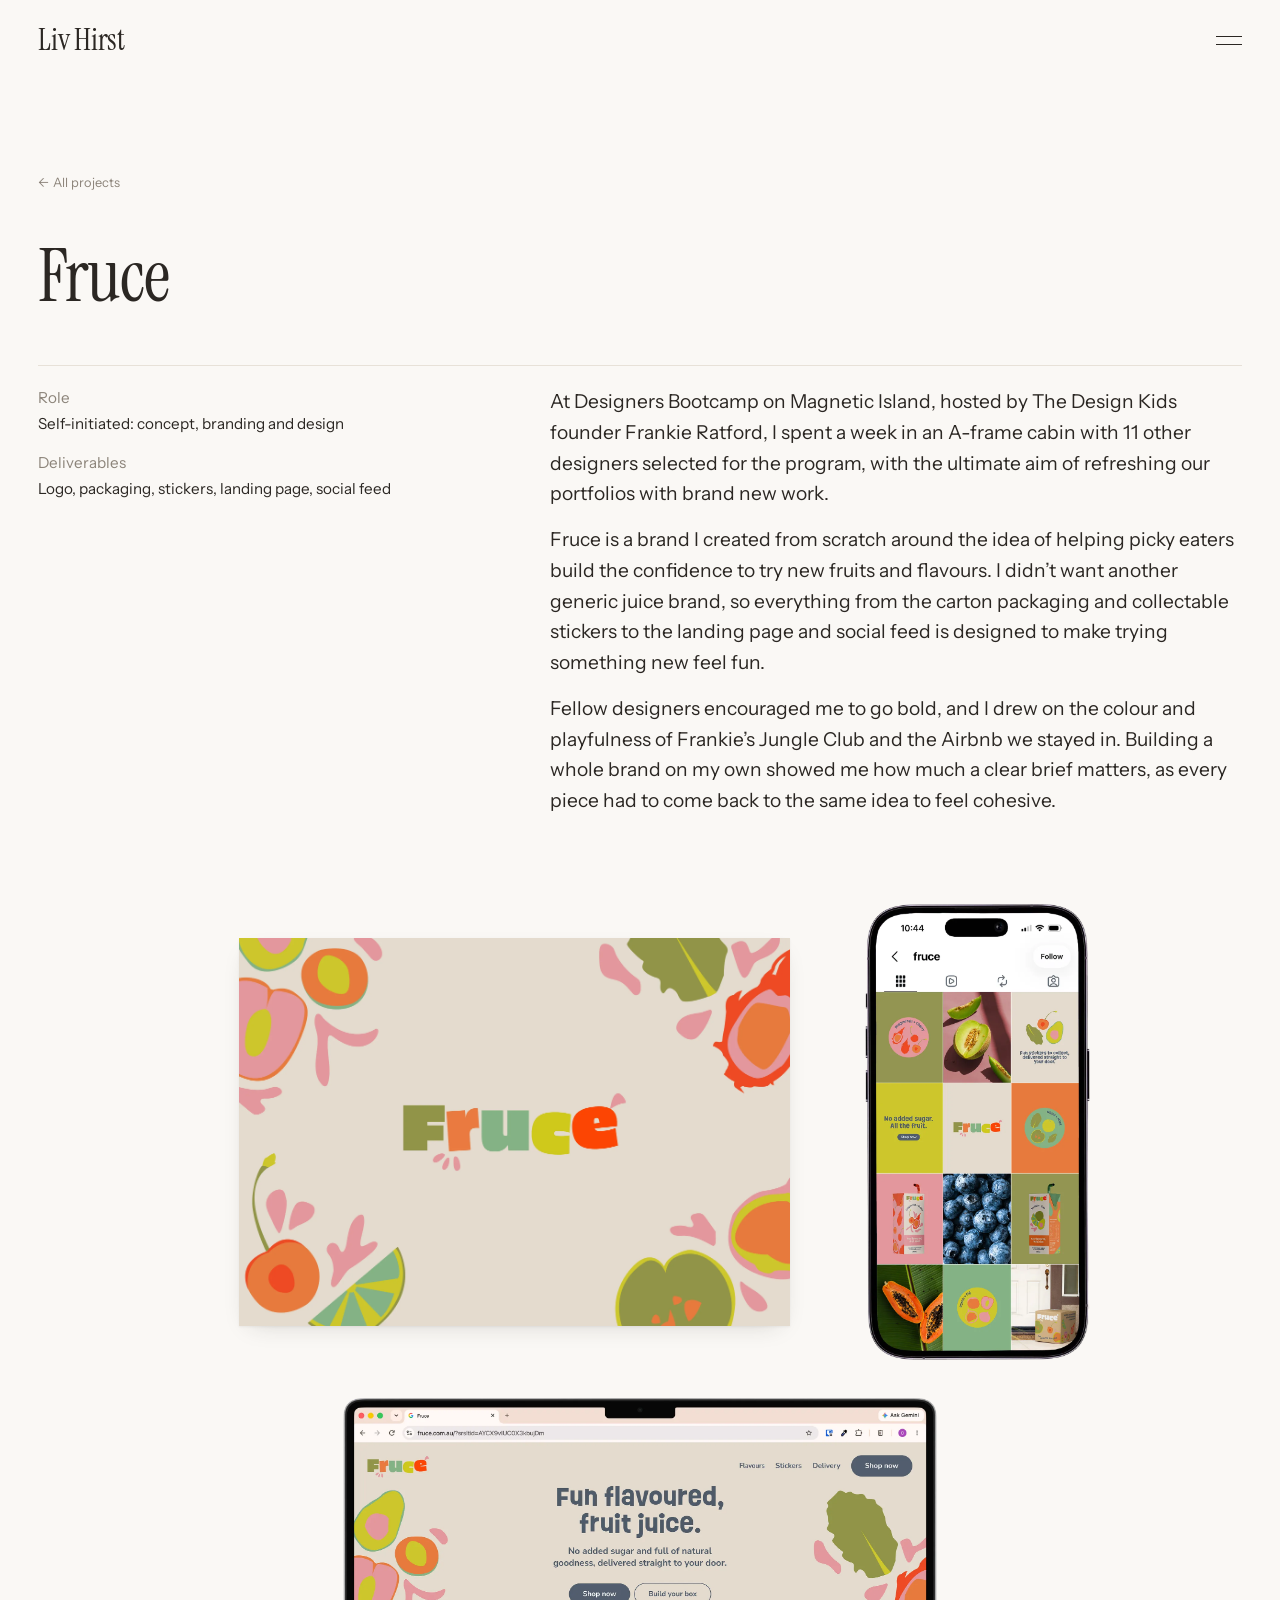
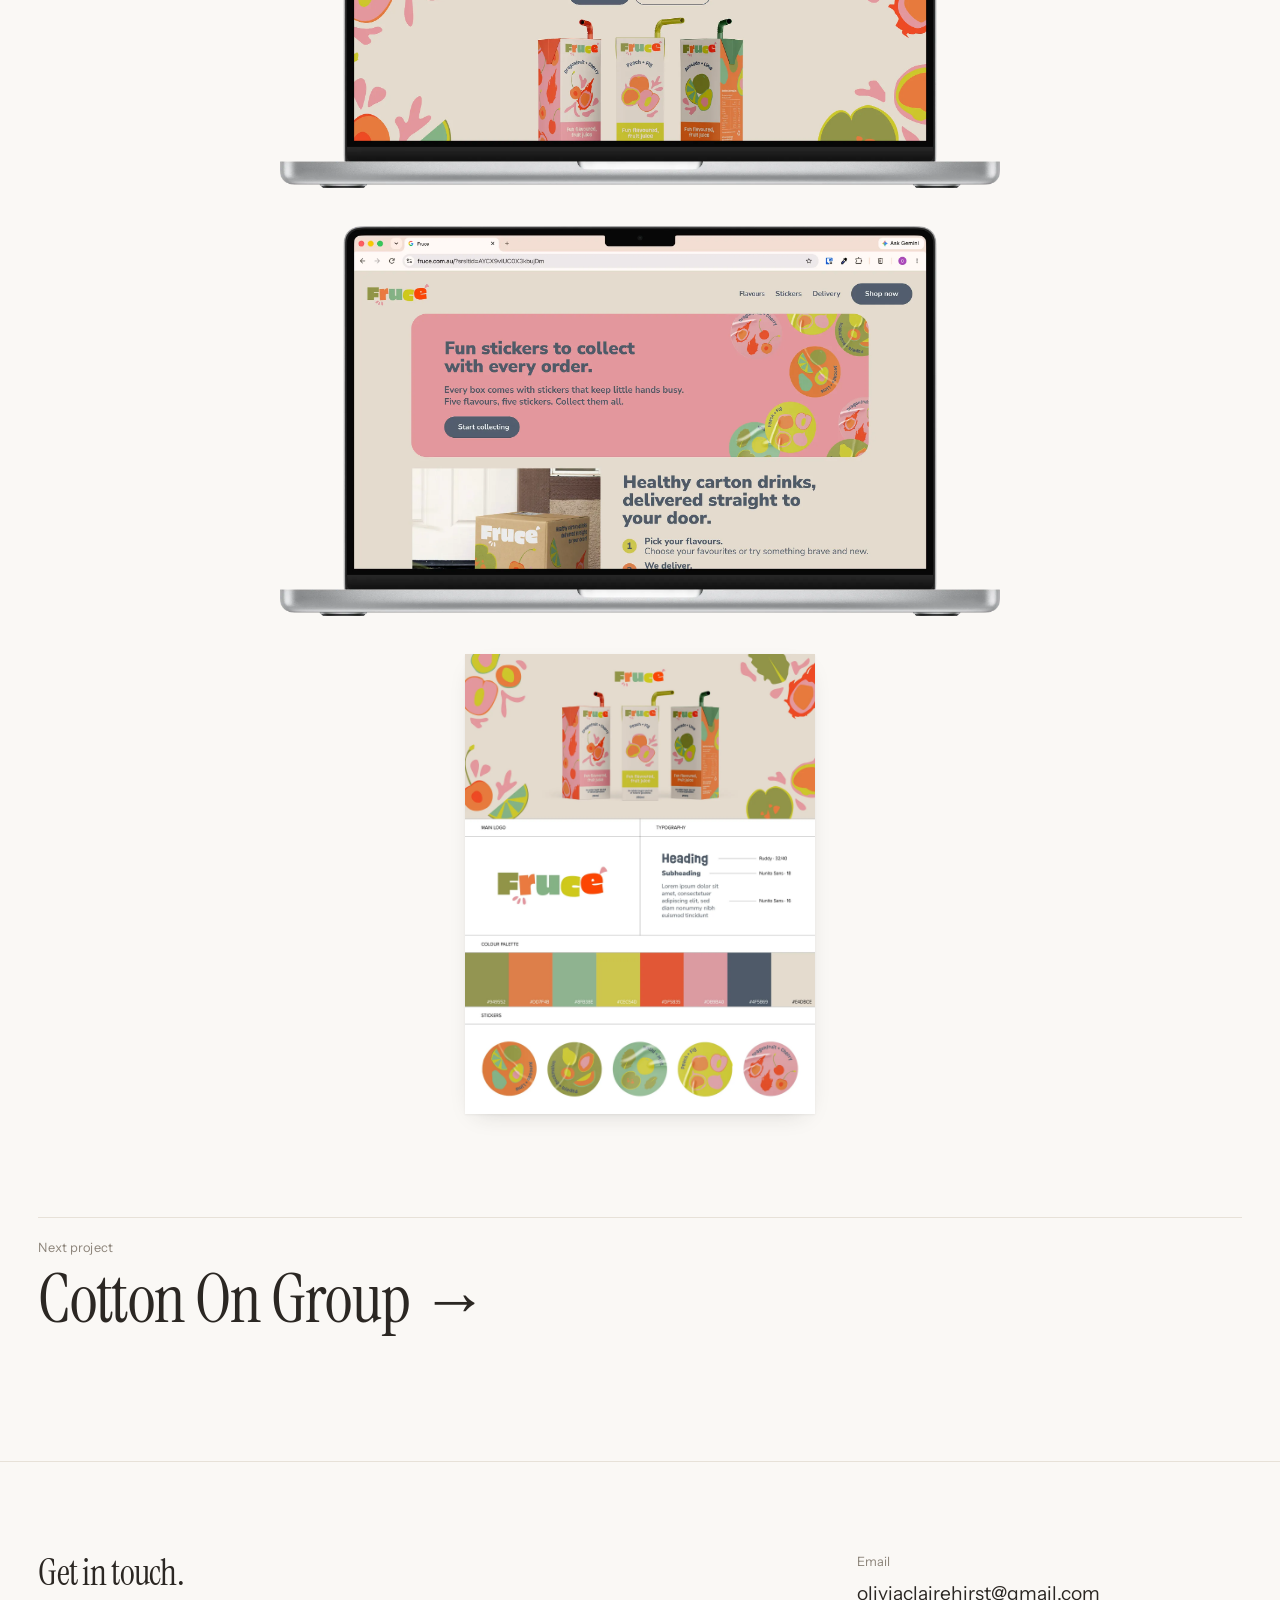
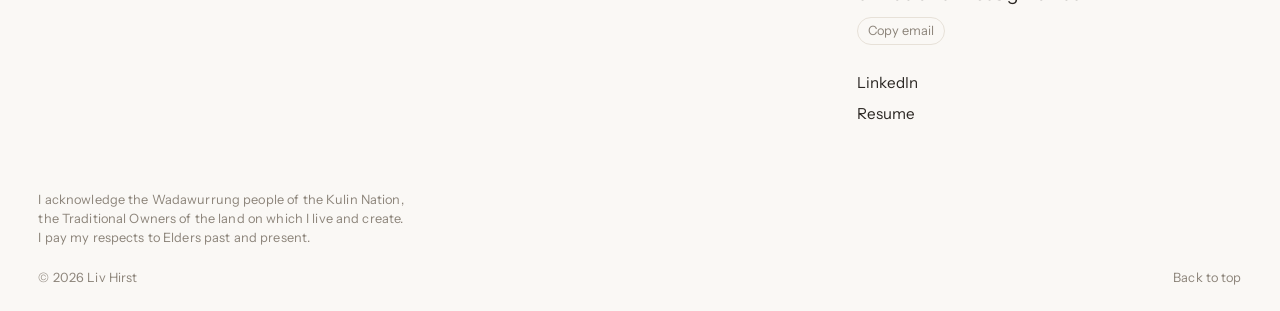
<file: fruce.html>
<!doctype html>
<html lang="en-AU">
<head>
<meta charset="utf-8">
<meta name="viewport" content="width=device-width, initial-scale=1, viewport-fit=cover">
<title>Fruce · Liv Hirst</title>
<meta name="claude:viewport-fit-sides" content="cover">
<meta name="description" content="Fruce, design by Liv Hirst.">
<meta property="og:title" content="Fruce · Liv Hirst">
<meta property="og:description" content="Fruce, design by Liv Hirst.">
<meta property="og:image" content="assets/home/space-honey.webp">
<link rel="icon" href="data:image/svg+xml,%3Csvg xmlns=%22http://www.w3.org/2000/svg%22 viewBox=%220 0 64 64%22%3E%3Crect width=%2264%22 height=%2264%22 rx=%2232%22 fill=%22%231a1a1a%22/%3E%3Ctext x=%2232%22 y=%2241%22 font-family=%22Helvetica,Arial%22 font-size=%2224%22 text-anchor=%22middle%22 fill=%22white%22%3ELH%3C/text%3E%3C/svg%3E">
<link rel="preconnect" href="https://fonts.googleapis.com"><link rel="preconnect" href="https://fonts.gstatic.com" crossorigin><link rel="stylesheet" href="https://fonts.googleapis.com/css2?family=Instrument+Sans:ital,wght@0,400;0,500;1,400&family=Instrument+Serif:ital@0;1&display=swap">
<link rel="stylesheet" href="css/style.css?v=20261112e">
</head>
<body>
<header class="site-header">
  <div class="wrap">
    <a class="logo" href="./">Liv Hirst</a>
    <button class="burger" type="button" aria-expanded="false" aria-controls="menu" aria-label="Open menu"><i aria-hidden="true"></i></button>
  </div>
</header>
<nav class="menu" id="menu" aria-label="Site" aria-hidden="true">
  <div class="wrap">
    <div>
      <p class="menu-label small muted">Projects</p>
      <ul class="menu-list"><li><a href="cotton-on.html" data-img="assets/home/cotton-on.webp">Cotton On Group</a></li><li><a href="space-honey.html" data-img="assets/home/space-honey.webp">Space Honey</a></li><li><a href="havana.html" data-img="assets/home/havana.webp">Havana Caravan Bar</a></li><li><a href="clean-up-australia.html" data-img="assets/home/clean-up-australia.webp">Clean Up Australia</a></li><li><a href="fruce.html" data-img="assets/home/fruce.webp">Fruce</a></li></ul>
      <ul class="menu-sub">
        <li><a class="link-u" href="./#experience">Experience</a></li>
        <li><a class="link-u" href="./#kind-words">Kind words</a></li>
        <li><a class="link-u" href="#contact">Contact</a></li>
      </ul>
    </div>
    <div class="menu-peek" aria-hidden="true"><img alt="" src="assets/home/cotton-on.webp"></div>
  </div>
</nav>

<main class="page" id="top">
  <section class="p-head wrap">
    <a class="p-back small muted link-u" href="./">← All projects</a>
    <h1 class="p-title fade">Fruce</h1>
    <div class="p-intro">
      <dl class="p-meta"><div><dt>Role</dt><dd>Self-initiated: concept, branding and design</dd></div><div><dt>Deliverables</dt><dd>Logo, packaging, stickers, landing page, social feed</dd></div></dl>
      <div class="p-copy"><p>At Designers Bootcamp on Magnetic Island, hosted by The Design Kids founder Frankie Ratford, I spent a week in an A-frame cabin with 11 other designers selected for the program, with the ultimate aim of refreshing our portfolios with brand new work.</p><p>Fruce is a brand I created from scratch around the idea of helping picky eaters build the confidence to try new fruits and flavours. I didn’t want another generic juice brand, so everything from the carton packaging and collectable stickers to the landing page and social feed is designed to make trying something new feel fun.</p><p>Fellow designers encouraged me to go bold, and I drew on the colour and playfulness of Frankie’s Jungle Club and the Airbnb we stayed in. Building a whole brand on my own showed me how much a clear brief matters, as every piece had to come back to the same idea to feel cohesive.</p></div>
    </div>
  </section>
  <section class="stage">
    <div class="wrap"><div class="gallery"><div class="row stack-m feed"><div class="cell shrink-75" style="--r:1.4235"><img class="" src="assets/fruce/01-logo.webp" alt="Fruce logo with illustrated fruit" width="2400" height="1686" loading="lazy" decoding="async"></div><div class="cell phone" style="--r:0.4940"><img class="" src="assets/fruce/02-feed.webp" alt="Fruce Instagram feed" width="741" height="1500" loading="lazy" decoding="async"></div></div><div class="row mid"><div class="cell" style="--r:1.8476"><img class="" src="assets/fruce/03-web-hero.webp" alt="Fruce landing page hero on laptop" width="2400" height="1299" loading="lazy" decoding="async"></div></div><div class="row mid"><div class="cell" style="--r:1.8476"><img class="" src="assets/fruce/04-web-stickers.webp" alt="Fruce landing page sticker and delivery sections" width="2400" height="1299" loading="lazy" decoding="async"></div></div><div class="row narrow"><div class="cell" style="--r:0.7605"><img class="" src="assets/fruce/05-brand-guide.webp" alt="Fruce brand guide: logo, typography, colour palette and stickers" width="1600" height="2104" loading="lazy" decoding="async"></div></div></div></div>
  </section>
  
  <div class="wrap">
    <a class="next" href="cotton-on.html"><span class="small muted">Next project</span><span class="name">Cotton On Group →</span></a>
  </div>
</main>
<footer class="site-footer" id="contact">
  <div class="wrap">
    <div class="foot-top">
      <p class="foot-cta">Get in touch.</p>
      <div class="foot-links">
        <span class="small muted">Email</span>
        <a class="email link-u" href="mailto:oliviaclairehirst@gmail.com">oliviaclairehirst@gmail.com</a>
        <button class="copy-btn" type="button" data-copy="oliviaclairehirst@gmail.com">Copy email</button>
        <a class="link-u" href="https://www.linkedin.com/in/liv-hirst" target="_blank" rel="noopener" style="margin-top:18px">LinkedIn</a>
        <a class="link-u" href="assets/Liv-Hirst-Resume.pdf?v=20261110c" target="_blank" rel="noopener">Resume</a>
      </div>
    </div>
    <p class="acknowledgement small muted">I acknowledge the Wadawurrung people of the Kulin Nation,<br class="br-lg"> the Traditional Owners of the land on which I live and create.<br class="br-lg"> I pay my respects to Elders past and present.</p>
    <div class="foot-base small muted">
      <span>© <span data-year>2026</span> Liv Hirst</span>
      <a class="link-u" href="#top">Back to top</a>
    </div>
  </div>
</footer>
<script src="js/main.js?v=20261112e"></script>
</body>
</html>
</file>
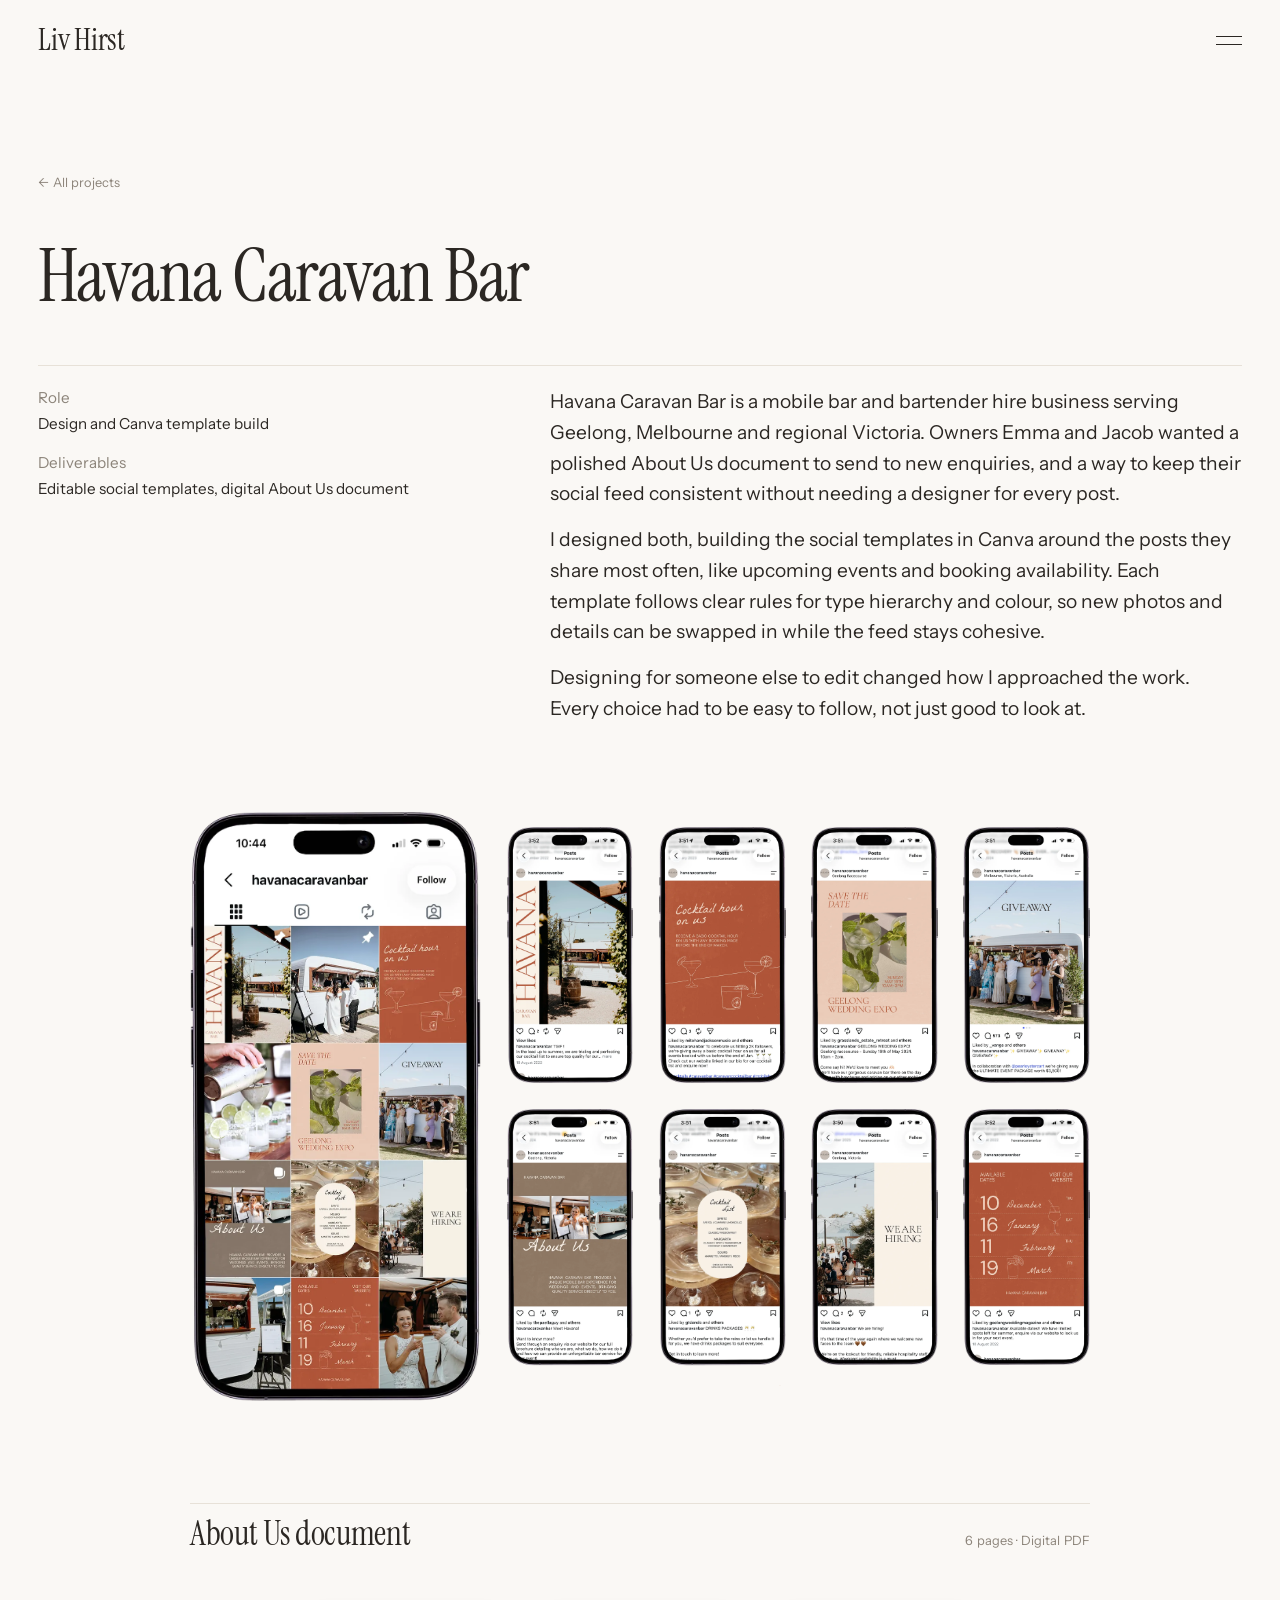
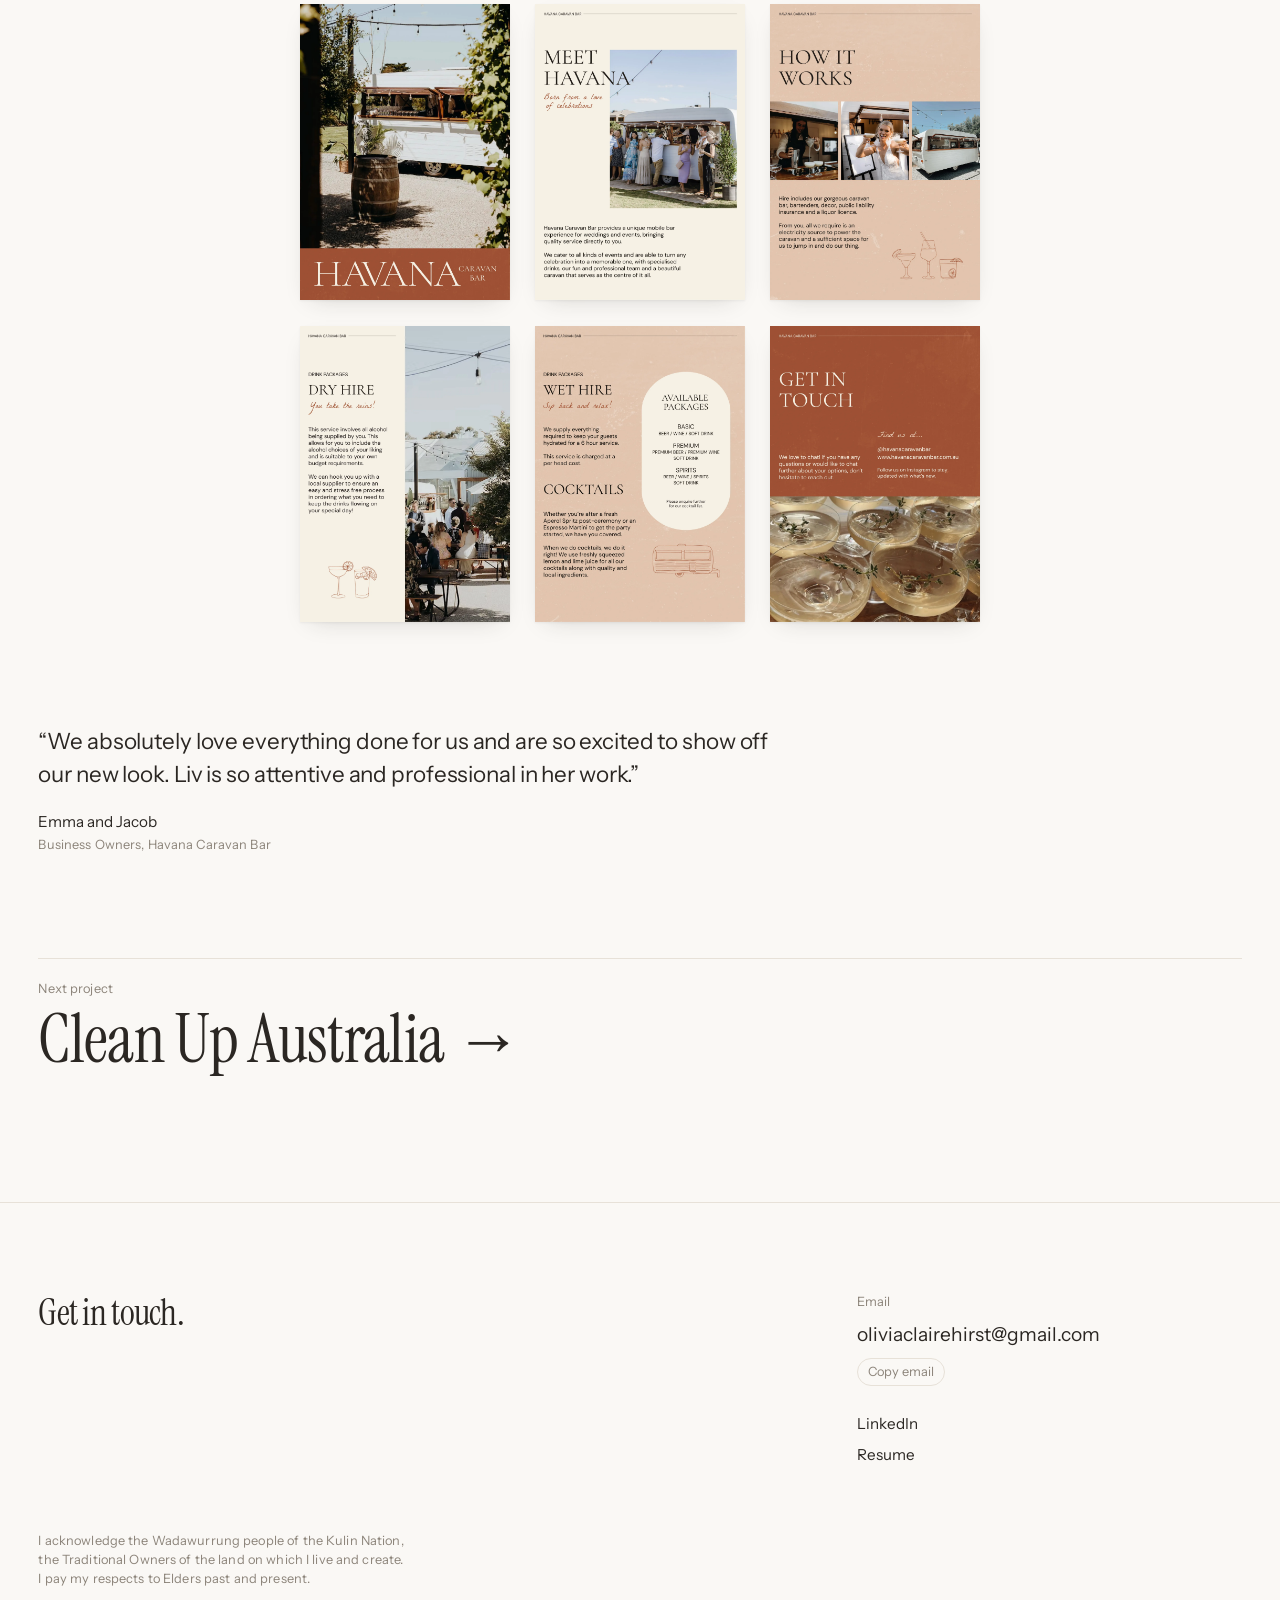
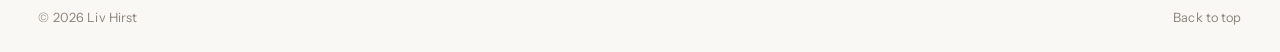
<file: havana.html>
<!doctype html>
<html lang="en-AU">
<head>
<meta charset="utf-8">
<meta name="viewport" content="width=device-width, initial-scale=1, viewport-fit=cover">
<title>Havana Caravan Bar · Liv Hirst</title>
<meta name="claude:viewport-fit-sides" content="cover">
<meta name="description" content="Havana Caravan Bar, design by Liv Hirst.">
<meta property="og:title" content="Havana Caravan Bar · Liv Hirst">
<meta property="og:description" content="Havana Caravan Bar, design by Liv Hirst.">
<meta property="og:image" content="assets/home/space-honey.webp">
<link rel="icon" href="data:image/svg+xml,%3Csvg xmlns=%22http://www.w3.org/2000/svg%22 viewBox=%220 0 64 64%22%3E%3Crect width=%2264%22 height=%2264%22 rx=%2232%22 fill=%22%231a1a1a%22/%3E%3Ctext x=%2232%22 y=%2241%22 font-family=%22Helvetica,Arial%22 font-size=%2224%22 text-anchor=%22middle%22 fill=%22white%22%3ELH%3C/text%3E%3C/svg%3E">
<link rel="preconnect" href="https://fonts.googleapis.com"><link rel="preconnect" href="https://fonts.gstatic.com" crossorigin><link rel="stylesheet" href="https://fonts.googleapis.com/css2?family=Instrument+Sans:ital,wght@0,400;0,500;1,400&family=Instrument+Serif:ital@0;1&display=swap">
<link rel="stylesheet" href="css/style.css?v=20261112e">
</head>
<body>
<header class="site-header">
  <div class="wrap">
    <a class="logo" href="./">Liv Hirst</a>
    <button class="burger" type="button" aria-expanded="false" aria-controls="menu" aria-label="Open menu"><i aria-hidden="true"></i></button>
  </div>
</header>
<nav class="menu" id="menu" aria-label="Site" aria-hidden="true">
  <div class="wrap">
    <div>
      <p class="menu-label small muted">Projects</p>
      <ul class="menu-list"><li><a href="cotton-on.html" data-img="assets/home/cotton-on.webp">Cotton On Group</a></li><li><a href="space-honey.html" data-img="assets/home/space-honey.webp">Space Honey</a></li><li><a href="havana.html" data-img="assets/home/havana.webp">Havana Caravan Bar</a></li><li><a href="clean-up-australia.html" data-img="assets/home/clean-up-australia.webp">Clean Up Australia</a></li><li><a href="fruce.html" data-img="assets/home/fruce.webp">Fruce</a></li></ul>
      <ul class="menu-sub">
        <li><a class="link-u" href="./#experience">Experience</a></li>
        <li><a class="link-u" href="./#kind-words">Kind words</a></li>
        <li><a class="link-u" href="#contact">Contact</a></li>
      </ul>
    </div>
    <div class="menu-peek" aria-hidden="true"><img alt="" src="assets/home/cotton-on.webp"></div>
  </div>
</nav>

<main class="page" id="top">
  <section class="p-head wrap">
    <a class="p-back small muted link-u" href="./">← All projects</a>
    <h1 class="p-title fade">Havana Caravan Bar</h1>
    <div class="p-intro">
      <dl class="p-meta"><div><dt>Role</dt><dd>Design and Canva template build</dd></div><div><dt>Deliverables</dt><dd>Editable social templates, digital About Us document</dd></div></dl>
      <div class="p-copy"><p>Havana Caravan Bar is a mobile bar and bartender hire business serving Geelong, Melbourne and regional Victoria. Owners Emma and Jacob wanted a polished About Us document to send to new enquiries, and a way to keep their social feed consistent without needing a designer for every post.</p><p>I designed both, building the social templates in Canva around the posts they share most often, like upcoming events and booking availability. Each template follows clear rules for type hierarchy and colour, so new photos and details can be swapped in while the feed stays cohesive.</p><p>Designing for someone else to edit changed how I approached the work. Every choice had to be easy to follow, not just good to look at.</p></div>
    </div>
  </section>
  <section class="stage">
    <div class="wrap"><div class="gallery"><div class="row feed stack-m"><div class="cell phone" style="--r:0.4940"><img class="" src="assets/havana/01-feed.webp" alt="Havana Caravan Bar Instagram feed" width="741" height="1500" loading="lazy" decoding="async"></div><div class="cell" style="--r:0.99"><div class="grid-phones"><img class="" src="assets/havana/02-post.webp" alt="Havana Welcome post template" width="741" height="1500" loading="lazy" decoding="async"><img class="" src="assets/havana/03-post.webp" alt="Havana Cocktail hour post template" width="741" height="1500" loading="lazy" decoding="async"><img class="" src="assets/havana/05-post.webp" alt="Havana Save the date post template" width="741" height="1500" loading="lazy" decoding="async"><img class="" src="assets/havana/06-post.webp" alt="Havana Giveaway post template" width="741" height="1500" loading="lazy" decoding="async"><img class="" src="assets/havana/07-post.webp" alt="Havana About us post template" width="733" height="1500" loading="lazy" decoding="async"><img class="" src="assets/havana/08-post.webp" alt="Havana Cocktail list post template" width="685" height="1500" loading="lazy" decoding="async"><img class="" src="assets/havana/09-post.webp" alt="Havana We are hiring post template" width="741" height="1500" loading="lazy" decoding="async"><img class="" src="assets/havana/10-post.webp" alt="Havana Upcoming dates post template" width="741" height="1500" loading="lazy" decoding="async"></div></div></div><div class="sub-head"><h2>About Us document</h2><span class="small">6 pages · Digital PDF</span></div><div class="grid-3 phones-m2"><img class="" src="assets/havana/11-about.webp" alt="Havana About Us document, page 1" width="1600" height="2263" loading="lazy" decoding="async"><img class="" src="assets/havana/12-about.webp" alt="Havana About Us document, page 2" width="1600" height="2263" loading="lazy" decoding="async"><img class="" src="assets/havana/13-about.webp" alt="Havana About Us document, page 3" width="1600" height="2263" loading="lazy" decoding="async"><img class="" src="assets/havana/14-about.webp" alt="Havana About Us document, page 4" width="1600" height="2263" loading="lazy" decoding="async"><img class="" src="assets/havana/15-about.webp" alt="Havana About Us document, page 5" width="1600" height="2263" loading="lazy" decoding="async"><img class="" src="assets/havana/16-about.webp" alt="Havana About Us document, page 6" width="1600" height="2263" loading="lazy" decoding="async"></div></div></div>
  </section>
  
  <section class="p-quote wrap"><blockquote class="quote"><p>We absolutely love everything done for us and are so excited to show off our new look. Liv is so attentive and professional in her work.</p><footer><span>Emma and Jacob</span><span class="small muted">Business Owners, Havana Caravan Bar</span></footer></blockquote></section>
  <div class="wrap">
    <a class="next" href="clean-up-australia.html"><span class="small muted">Next project</span><span class="name">Clean Up Australia →</span></a>
  </div>
</main>
<footer class="site-footer" id="contact">
  <div class="wrap">
    <div class="foot-top">
      <p class="foot-cta">Get in touch.</p>
      <div class="foot-links">
        <span class="small muted">Email</span>
        <a class="email link-u" href="mailto:oliviaclairehirst@gmail.com">oliviaclairehirst@gmail.com</a>
        <button class="copy-btn" type="button" data-copy="oliviaclairehirst@gmail.com">Copy email</button>
        <a class="link-u" href="https://www.linkedin.com/in/liv-hirst" target="_blank" rel="noopener" style="margin-top:18px">LinkedIn</a>
        <a class="link-u" href="assets/Liv-Hirst-Resume.pdf?v=20261110c" target="_blank" rel="noopener">Resume</a>
      </div>
    </div>
    <p class="acknowledgement small muted">I acknowledge the Wadawurrung people of the Kulin Nation,<br class="br-lg"> the Traditional Owners of the land on which I live and create.<br class="br-lg"> I pay my respects to Elders past and present.</p>
    <div class="foot-base small muted">
      <span>© <span data-year>2026</span> Liv Hirst</span>
      <a class="link-u" href="#top">Back to top</a>
    </div>
  </div>
</footer>
<script src="js/main.js?v=20261112e"></script>
</body>
</html>
</file>
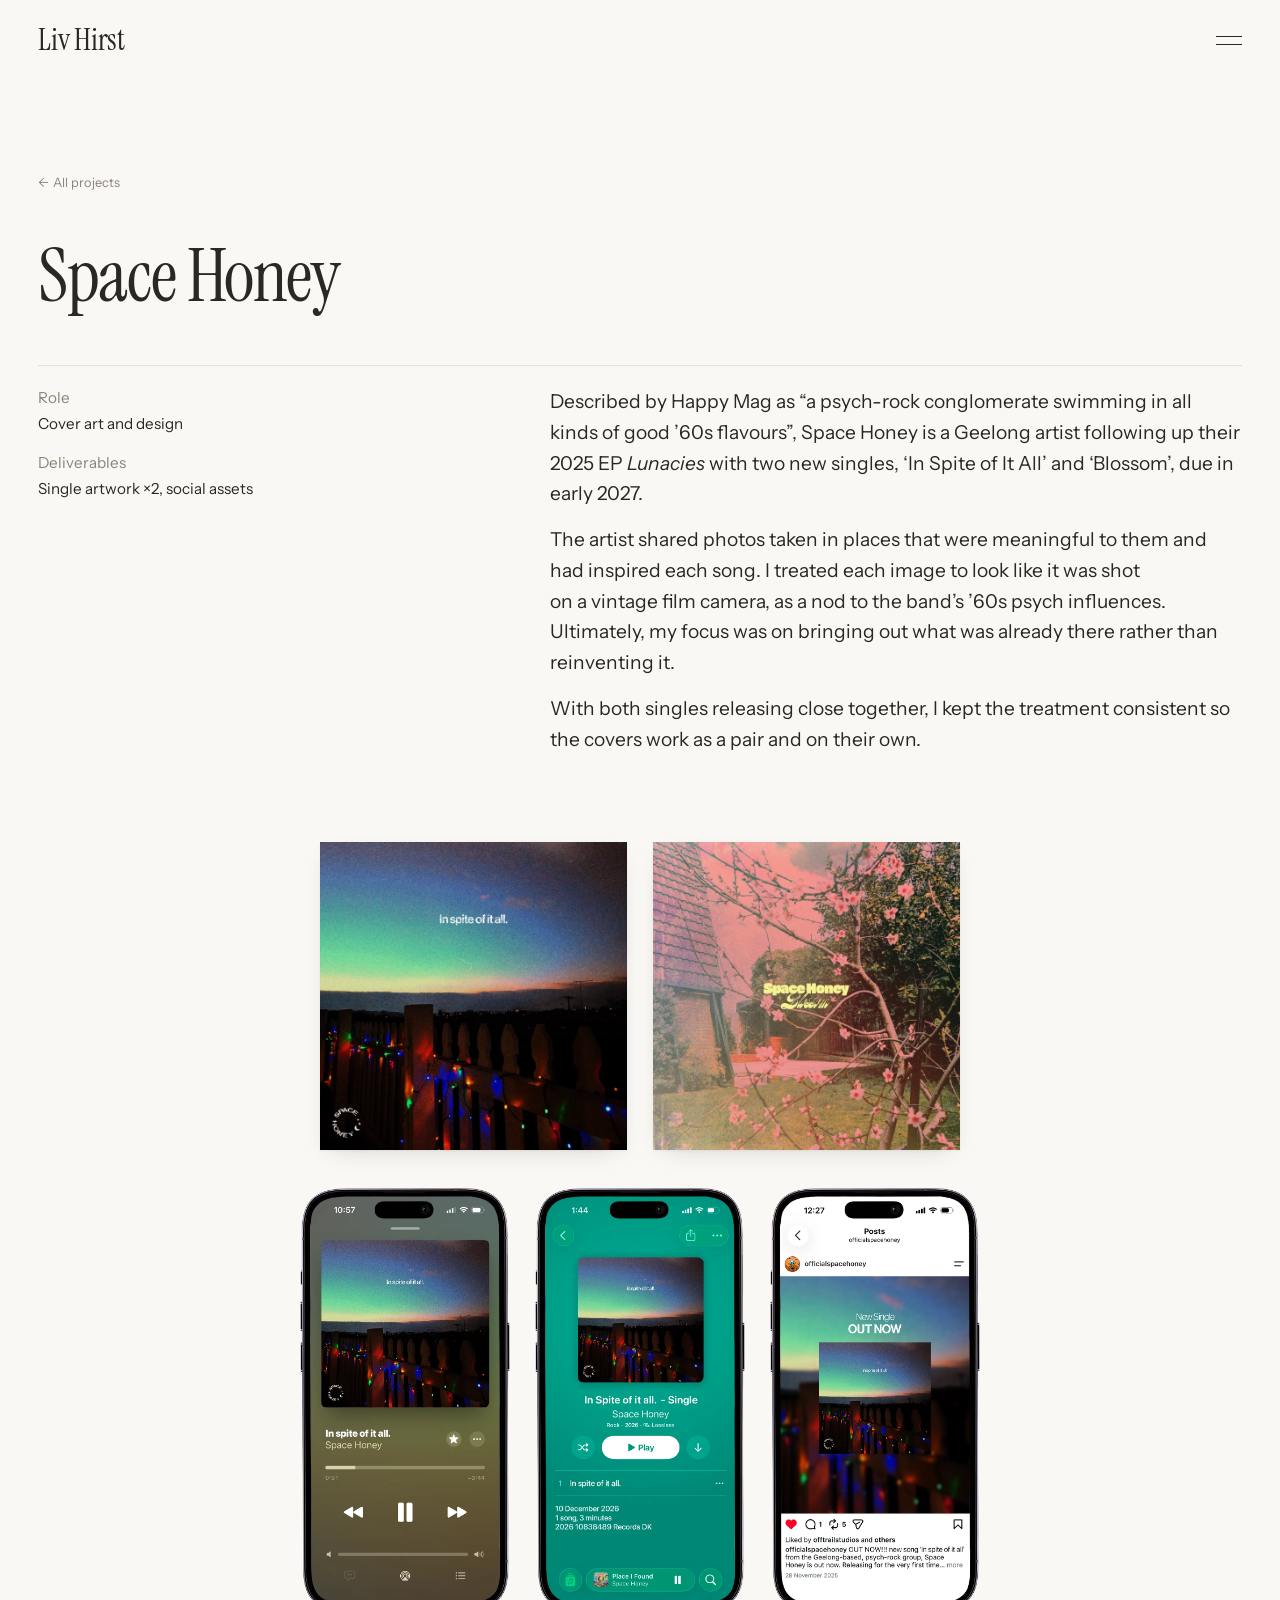
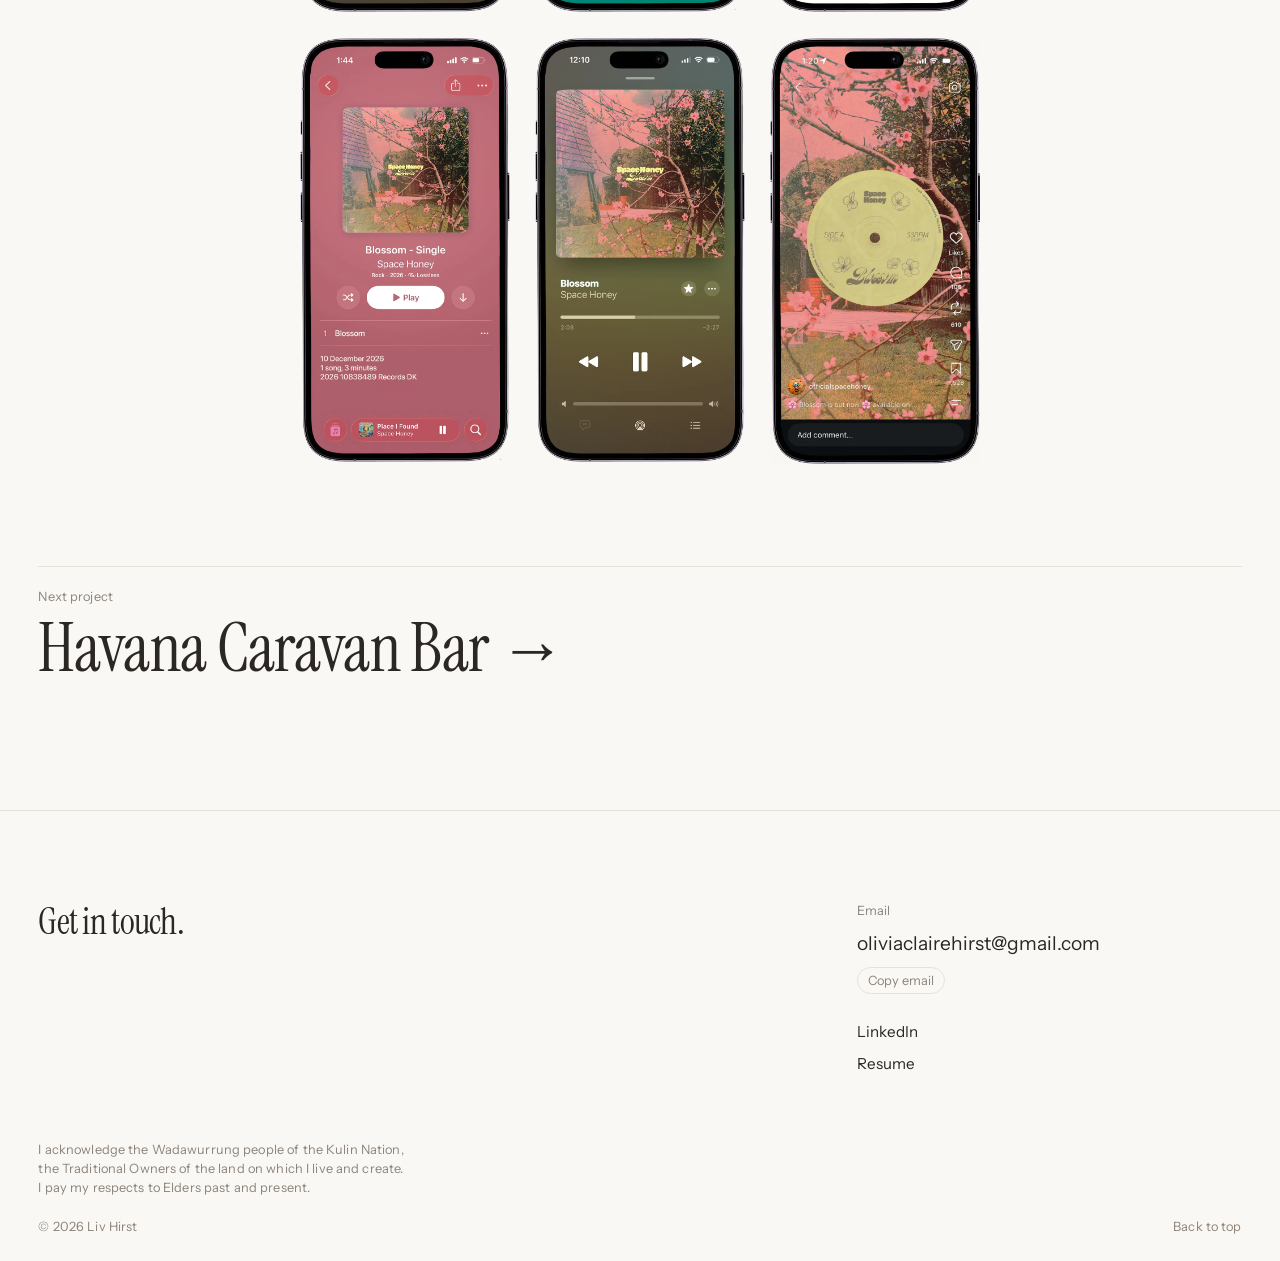
<file: space-honey.html>
<!doctype html>
<html lang="en-AU">
<head>
<meta charset="utf-8">
<meta name="viewport" content="width=device-width, initial-scale=1, viewport-fit=cover">
<title>Space Honey · Liv Hirst</title>
<meta name="claude:viewport-fit-sides" content="cover">
<meta name="description" content="Space Honey, design by Liv Hirst.">
<meta property="og:title" content="Space Honey · Liv Hirst">
<meta property="og:description" content="Space Honey, design by Liv Hirst.">
<meta property="og:image" content="assets/home/space-honey.webp">
<link rel="icon" href="data:image/svg+xml,%3Csvg xmlns=%22http://www.w3.org/2000/svg%22 viewBox=%220 0 64 64%22%3E%3Crect width=%2264%22 height=%2264%22 rx=%2232%22 fill=%22%231a1a1a%22/%3E%3Ctext x=%2232%22 y=%2241%22 font-family=%22Helvetica,Arial%22 font-size=%2224%22 text-anchor=%22middle%22 fill=%22white%22%3ELH%3C/text%3E%3C/svg%3E">
<link rel="preconnect" href="https://fonts.googleapis.com"><link rel="preconnect" href="https://fonts.gstatic.com" crossorigin><link rel="stylesheet" href="https://fonts.googleapis.com/css2?family=Instrument+Sans:ital,wght@0,400;0,500;1,400&family=Instrument+Serif:ital@0;1&display=swap">
<link rel="stylesheet" href="css/style.css?v=20261112e">
</head>
<body>
<header class="site-header">
  <div class="wrap">
    <a class="logo" href="./">Liv Hirst</a>
    <button class="burger" type="button" aria-expanded="false" aria-controls="menu" aria-label="Open menu"><i aria-hidden="true"></i></button>
  </div>
</header>
<nav class="menu" id="menu" aria-label="Site" aria-hidden="true">
  <div class="wrap">
    <div>
      <p class="menu-label small muted">Projects</p>
      <ul class="menu-list"><li><a href="cotton-on.html" data-img="assets/home/cotton-on.webp">Cotton On Group</a></li><li><a href="space-honey.html" data-img="assets/home/space-honey.webp">Space Honey</a></li><li><a href="havana.html" data-img="assets/home/havana.webp">Havana Caravan Bar</a></li><li><a href="clean-up-australia.html" data-img="assets/home/clean-up-australia.webp">Clean Up Australia</a></li><li><a href="fruce.html" data-img="assets/home/fruce.webp">Fruce</a></li></ul>
      <ul class="menu-sub">
        <li><a class="link-u" href="./#experience">Experience</a></li>
        <li><a class="link-u" href="./#kind-words">Kind words</a></li>
        <li><a class="link-u" href="#contact">Contact</a></li>
      </ul>
    </div>
    <div class="menu-peek" aria-hidden="true"><img alt="" src="assets/home/cotton-on.webp"></div>
  </div>
</nav>

<main class="page" id="top">
  <section class="p-head wrap">
    <a class="p-back small muted link-u" href="./">← All projects</a>
    <h1 class="p-title fade">Space Honey</h1>
    <div class="p-intro">
      <dl class="p-meta"><div><dt>Role</dt><dd>Cover art and design</dd></div><div><dt>Deliverables</dt><dd>Single artwork ×2, social assets</dd></div></dl>
      <div class="p-copy"><p>Described by Happy Mag as “a psych-rock conglomerate swimming in all kinds of good ’60s flavours”, Space Honey is a Geelong artist following up their 2025 EP <em>Lunacies</em> with two new singles, ‘In Spite of It All’ and ‘Blossom’, due in early 2027.</p><p>The artist shared photos taken in places that were meaningful to them and had inspired each song. I treated each image to look like it was shot on a vintage film camera, as a nod to the band’s ’60s psych influences. Ultimately, my focus was on bringing out what was already there rather than reinventing it.</p><p>With both singles releasing close together, I kept the treatment consistent so the covers work as a pair and on their own.</p></div>
    </div>
  </section>
  <section class="stage">
    <div class="wrap"><div class="gallery"><div class="row covers"><div class="cell" style="--r:1.0000"><img class="" src="assets/space-honey/00-cover-in-spite.webp" alt="&#x27;In Spite of It All&#x27; single cover" width="1400" height="1400" loading="lazy" decoding="async"></div><div class="cell" style="--r:1.0000"><img class="" src="assets/space-honey/00-cover-blossom.webp" alt="&#x27;Blossom&#x27; single cover" width="1400" height="1400" loading="lazy" decoding="async"></div></div><div class="grid-3 phones-m2"><img class="" src="assets/space-honey/01-in-spite-playing.webp" alt="&#x27;In Spite of It All&#x27; single art on Apple Music, now playing" width="741" height="1500" loading="lazy" decoding="async"><img class="" src="assets/space-honey/02-in-spite-overview.webp" alt="&#x27;In Spite of It All&#x27; single page on Apple Music" width="741" height="1500" loading="lazy" decoding="async"><img class="" src="assets/space-honey/03-post.webp" alt="Instagram post announcing the new single" width="741" height="1500" loading="lazy" decoding="async"><img class="" src="assets/space-honey/04-blossom-overview.webp" alt="&#x27;Blossom&#x27; single page on Apple Music" width="741" height="1500" loading="lazy" decoding="async"><img class="" src="assets/space-honey/05-blossom-playing.webp" alt="&#x27;Blossom&#x27; single art on Apple Music, now playing" width="741" height="1500" loading="lazy" decoding="async"><div class="media-video"><video autoplay muted loop playsinline preload="metadata" width="740" height="1504" poster="assets/space-honey/06-story-poster.webp" aria-label="Instagram story with the faceless artist image"><source src="assets/space-honey/06-story.mp4" type="video/mp4"></video></div></div></div></div>
  </section>
  
  <div class="wrap">
    <a class="next" href="havana.html"><span class="small muted">Next project</span><span class="name">Havana Caravan Bar →</span></a>
  </div>
</main>
<footer class="site-footer" id="contact">
  <div class="wrap">
    <div class="foot-top">
      <p class="foot-cta">Get in touch.</p>
      <div class="foot-links">
        <span class="small muted">Email</span>
        <a class="email link-u" href="mailto:oliviaclairehirst@gmail.com">oliviaclairehirst@gmail.com</a>
        <button class="copy-btn" type="button" data-copy="oliviaclairehirst@gmail.com">Copy email</button>
        <a class="link-u" href="https://www.linkedin.com/in/liv-hirst" target="_blank" rel="noopener" style="margin-top:18px">LinkedIn</a>
        <a class="link-u" href="assets/Liv-Hirst-Resume.pdf?v=20261110c" target="_blank" rel="noopener">Resume</a>
      </div>
    </div>
    <p class="acknowledgement small muted">I acknowledge the Wadawurrung people of the Kulin Nation,<br class="br-lg"> the Traditional Owners of the land on which I live and create.<br class="br-lg"> I pay my respects to Elders past and present.</p>
    <div class="foot-base small muted">
      <span>© <span data-year>2026</span> Liv Hirst</span>
      <a class="link-u" href="#top">Back to top</a>
    </div>
  </div>
</footer>
<script src="js/main.js?v=20261112e"></script>
</body>
</html>
</file>
<file: css/style.css>
/* Layout concept: a warm paper gallery. Name centred at the top, projects lead in a sideways-scrolling
   row. A serif is used only for names and headings; all running text is sans. Images sit straight on the
   page with no backdrop. Single light theme by choice. */
:root {
  --bg: #faf8f5;      /* warm paper white */
  --ink: #2b2723;     /* warm charcoal */
  --muted: #8c847a;
  --line: #e7e1d8;
  --stage: #ebe7df;   /* warm neutral backdrop behind mockups */
  --hover: #8a5a44;   /* soft clay, hover only */

  --font: "Instrument Sans", "Helvetica Neue", Helvetica, Arial, sans-serif;
  --serif: "Instrument Serif", "Iowan Old Style", Georgia, serif;
  --head: 80px;

  --gutter: clamp(16px, 3vw, 40px);
  --max: 1440px;
  --s-0: 0.95rem;
  --s-1: clamp(1.05rem, 1rem + 0.25vw, 1.2rem);
  --s-2: clamp(1.35rem, 1.1rem + 0.9vw, 1.9rem);
  --s-3: clamp(2rem, 1.2rem + 3vw, 3.75rem);
  color-scheme: light;
}

*, *::before, *::after { box-sizing: border-box; }
html { -webkit-text-size-adjust: 100%; }
body {
  margin: 0;
  background: var(--bg);
  color: var(--ink);
  font-family: var(--font);
  font-weight: 400;
  font-size: var(--s-0);
  line-height: 1.55;
  -webkit-font-smoothing: antialiased;
}
img, video { display: block; max-width: 100%; height: auto; }
a { color: inherit; text-decoration: none; }
a:focus-visible, button:focus-visible, img:focus-visible { outline: 1px solid var(--ink); outline-offset: 4px; }
::selection { background: var(--ink); color: var(--bg); }
h1, h2, h3 { font-weight: 400; margin: 0; }

.wrap {
  max-width: var(--max);
  margin-inline: auto;
  padding-left: max(var(--gutter), env(safe-area-inset-left, 0px));
  padding-right: max(var(--gutter), env(safe-area-inset-right, 0px));
}
.small { font-size: 0.8rem; letter-spacing: 0.01em; }
.muted { color: var(--muted); }
.link-u { background: linear-gradient(currentColor, currentColor) 0 100% / 0 1px no-repeat; transition: background-size .4s ease; }
.link-u:hover { background-size: 100% 1px; }

/* ---------- Header ---------- */
body::before {
  content: ""; position: fixed; inset: 0 0 auto; height: env(safe-area-inset-top, 0px); z-index: 60; background: var(--bg);
}
.site-header { position: fixed; top: env(safe-area-inset-top, 0px); left: 0; right: 0; z-index: 50; background: var(--bg); }
.site-header .wrap { display: flex; justify-content: space-between; align-items: center; gap: 16px; height: var(--head); }
.site-header .burger { justify-self: end; }
.logo { font-size: var(--s-1); }
.burger {
  display: inline-flex; align-items: center; gap: 10px; background: none; border: 0; padding: 6px 0; cursor: pointer;
  font: inherit; color: inherit; font-size: var(--s-0);
}
.burger i { position: relative; width: 22px; height: 9px; display: block; }
.burger i::before, .burger i::after { content: ""; position: absolute; left: 0; right: 0; height: 1px; background: currentColor; transition: transform .35s ease, top .35s ease; }
.burger i::before { top: 0; } .burger i::after { top: 8px; }
.menu-open .burger i::before { top: 4px; transform: rotate(45deg); }
.menu-open .burger i::after { top: 4px; transform: rotate(-45deg); }
.page { padding-top: calc(var(--head) + env(safe-area-inset-top, 0px)); }

/* ---------- Menu overlay ---------- */
.menu {
  position: fixed; inset: 0; z-index: 45; background: var(--bg);
  padding-top: calc(var(--head) + 24px + env(safe-area-inset-top, 0px)); padding-bottom: max(24px, env(safe-area-inset-bottom, 0px));
  overflow-y: auto; opacity: 0; visibility: hidden; transition: opacity .35s ease, visibility 0s linear .35s;
}
.menu-open .menu { opacity: 1; visibility: visible; transition: opacity .35s ease; }
.menu .wrap { display: grid; grid-template-columns: minmax(0, 1fr) minmax(0, 1fr); gap: 40px; min-height: 100%; }
.menu-list { list-style: none; margin: 0; padding: 0; display: grid; gap: 2px; align-content: start; }
.menu-list a { font-size: var(--s-3); line-height: 1.15; letter-spacing: -0.02em; color: var(--ink); transition: color .25s; display: inline-block; }
.menu-list:hover a { color: var(--muted); }
.menu-list a:hover, .menu-list a:focus-visible { color: var(--ink); }
.menu-sub { list-style: none; margin: 40px 0 0; padding: 0; display: flex; gap: 24px; flex-wrap: wrap; font-size: var(--s-1); }
.menu-label { margin: 0 0 14px; }
/* hover preview: whole image, dropped at a slightly different spot each time */
.menu-peek { position: relative; height: min(72vh, 680px); align-self: start; pointer-events: none; }
.menu-peek img {
  position: absolute; left: var(--px, 10%); top: var(--py, 6%);
  width: auto; height: auto; max-width: 66%; max-height: 72%;
  opacity: 0; transform: translateY(10px) rotate(var(--rot, 0deg)); transition: opacity .3s ease, transform .45s cubic-bezier(.2,.7,.2,1);
}
.menu-peek.on img { opacity: 1; transform: translateY(0) rotate(var(--rot, 0deg)); }

/* ---------- Horizontal project rail: slides sideways, the page scrolls normally ---------- */
.rail { position: relative; }
.rail-sticky { display: flex; flex-direction: column; }
.rail-track {
  display: flex; align-items: flex-start; gap: clamp(32px, 6vw, 110px);
  padding-left: max(var(--gutter), env(safe-area-inset-left, 0px));
  padding-right: max(var(--gutter), env(safe-area-inset-right, 0px));
  padding-bottom: 8px;
  overflow-x: auto; overflow-y: hidden; -webkit-overflow-scrolling: touch;
  scroll-snap-type: none; scroll-padding-left: max(var(--gutter), env(safe-area-inset-left, 0px));
  overscroll-behavior-x: contain; scrollbar-width: none;
  cursor: grab;
}
.rail-track::-webkit-scrollbar { display: none; }
.rail-track::after { content: ""; flex: 0 0 var(--end, 0px); margin-left: calc(-1 * var(--gap-end, 0px)); }
.rail-track:focus-visible { outline: 1px solid var(--ink); outline-offset: -1px; }
.rail-track.is-dragging { cursor: grabbing; scroll-snap-type: none; user-select: none; }
.rail-track.is-dragging .rail-card { pointer-events: none; }
.rail-card { flex: 0 0 auto; display: grid; gap: 16px; align-self: flex-start; scroll-snap-align: start; }
.rail-card .frame {
  height: min(calc(var(--h) * 1vh), calc(78vw / var(--ar)));
  aspect-ratio: var(--ar);
}
.rail-card img { width: 100%; height: 100%; object-fit: contain; -webkit-user-drag: none; }
.rail-card .cap { width: 0; min-width: 100%; display: grid; gap: 4px; opacity: 0; transform: translateY(8px); transition: opacity .5s ease, transform .5s ease; }
.cap-name { font-size: clamp(1.25rem, 1.1rem + 0.5vw, 1.6rem); line-height: 1.2; }
.cap-blurb { color: var(--muted); max-width: 40ch; transition-delay: .08s; }
.rail-card.is-focus .cap, .rail-card:hover .cap, .rail-card:focus-visible .cap { opacity: 1; transform: none; }

.rail-nav {
  display: flex; align-items: center; gap: 20px; margin-top: clamp(20px, 2.5vw, 32px);
  padding-left: max(var(--gutter), env(safe-area-inset-left, 0px));
  padding-right: max(var(--gutter), env(safe-area-inset-right, 0px));
}
.rail-count { font-variant-numeric: tabular-nums; margin-right: auto; }
.rail-btn {
  font: inherit; font-size: 0.8rem; background: none; border: 1px solid var(--line); color: var(--ink);
  padding: 5px 14px; border-radius: 999px; cursor: pointer; transition: border-color .25s, color .25s;
}
.rail-btn:hover { border-color: var(--ink); }
.rail-btn:disabled { color: var(--muted); border-color: var(--line); cursor: default; opacity: .5; }

/* ---------- Sections ---------- */
.sec { padding-block: clamp(72px, 10vw, 150px) 0; }
.sec-head { display: flex; justify-content: space-between; align-items: baseline; gap: 16px; border-top: 1px solid var(--line); padding-top: 14px; margin-bottom: clamp(28px, 4vw, 56px); }
.sec-head h2 { font-size: var(--s-0); }

.about { display: grid; grid-template-columns: repeat(12, minmax(0, 1fr)); gap: 16px 24px; }
.about-text { grid-column: 4 / span 7; margin: 0; font-size: var(--s-2); line-height: 1.35; letter-spacing: -0.01em; text-wrap: pretty; }
.about-lists { grid-column: 4 / span 9; display: grid; grid-template-columns: repeat(auto-fit, minmax(240px, 1fr)); gap: 32px; margin-top: clamp(32px, 4vw, 56px); }
.about-lists h3 { font-size: var(--s-0); color: var(--muted); }
.about-lists ul { list-style: none; margin: 10px 0 0; padding: 0; display: grid; gap: 8px; }
.about-lists li { display: flex; justify-content: space-between; gap: 12px; border-bottom: 1px solid var(--line); padding-bottom: 8px; }
.about-lists li span:last-child { color: var(--muted); font-variant-numeric: tabular-nums; white-space: nowrap; }

.quotes { display: grid; grid-template-columns: repeat(auto-fit, minmax(min(100%, 420px), 1fr)); gap: clamp(32px, 5vw, 80px); }
.quote { margin: 0; display: grid; gap: 18px; align-content: start; }
.quote p { margin: 0; font-size: var(--s-1); line-height: 1.5; text-wrap: pretty; }
.quote p::before { content: "“"; } .quote p::after { content: "”"; }
.quote footer { display: grid; gap: 2px; }

/* ---------- Footer ---------- */
.site-footer { margin-top: clamp(80px, 10vw, 150px); border-top: 1px solid var(--line); padding-block: clamp(48px, 7vw, 96px) 24px; overflow: hidden; }
.foot-top { display: grid; grid-template-columns: repeat(12, minmax(0, 1fr)); gap: 24px; }
.foot-cta { grid-column: 1 / span 6; margin: 0; font-size: var(--s-2); line-height: 1.3; letter-spacing: -0.01em; }
.foot-links { grid-column: 9 / span 4; display: grid; gap: 8px; align-content: start; }
.foot-links a { width: fit-content; }
.email { font-size: var(--s-1); overflow-wrap: anywhere; }
.copy-btn { font: inherit; font-size: 0.8rem; background: none; border: 1px solid var(--line); color: var(--muted); padding: 3px 10px; border-radius: 999px; cursor: pointer; width: fit-content; }
.copy-btn:hover { color: var(--ink); border-color: var(--ink); }
.foot-base { display: flex; justify-content: space-between; gap: 16px; flex-wrap: wrap; margin-top: clamp(56px, 8vw, 110px); }

/* ---------- Project page ---------- */
.p-head { padding-block: clamp(40px, 7vw, 100px) clamp(32px, 5vw, 64px); }
.p-back { display: inline-block; margin-bottom: clamp(28px, 4vw, 48px); }
.p-title { font-size: var(--s-3); line-height: 1.05; letter-spacing: -0.03em; text-wrap: balance; }
.p-intro { display: grid; grid-template-columns: repeat(12, minmax(0, 1fr)); gap: 24px; margin-top: clamp(28px, 4vw, 56px); border-top: 1px solid var(--line); padding-top: 20px; }
.p-meta { grid-column: 1 / span 4; display: grid; gap: 16px; margin: 0; align-content: start; }
.p-meta div { display: grid; gap: 2px; align-content: start; }
.p-meta dt { color: var(--muted); }
.p-meta dd { margin: 0; }
.p-copy { grid-column: 6 / span 7; display: grid; gap: 1em; }
.p-copy p { margin: 0; font-size: var(--s-1); line-height: 1.55; max-width: 56ch; text-wrap: pretty; }

.stage { background: var(--stage); padding-block: clamp(32px, 6vw, 96px); }
.gallery { display: grid; gap: clamp(28px, 5vw, 80px); }
.row { display: flex; gap: clamp(12px, 2.5vw, 40px); align-items: flex-start; justify-content: center; }
.row > * { flex: var(--r) 1 0; min-width: 0; }
.row.narrow { max-width: 820px; margin-inline: auto; width: 100%; }
.row.mid { max-width: 1100px; margin-inline: auto; width: 100%; }
.row.feed { align-items: center; }
.zoom { cursor: zoom-in; }
.grid-phones { display: grid; grid-template-columns: repeat(4, minmax(0, 1fr)); gap: clamp(12px, 2vw, 32px); }
.grid-3 { display: grid; grid-template-columns: repeat(3, minmax(0, 1fr)); gap: clamp(10px, 1.5vw, 24px); }
.grid-2 { display: grid; grid-template-columns: repeat(2, minmax(0, 1fr)); gap: clamp(10px, 1.5vw, 24px); }
.cell img, .grid-phones img, .grid-3 img, .grid-2 img { width: 100%; height: auto; }
.grid-2 img { box-shadow: 0 12px 30px -20px rgba(0,0,0,.3); }
.sub-head { display: flex; justify-content: space-between; align-items: baseline; gap: 16px; border-top: 1px solid rgba(26,26,26,.15); padding-top: 12px; }
.sub-head h2 { font-size: var(--s-2); letter-spacing: -0.01em; line-height: 1.2; }
.sub-head span { color: #6f6f6b; }

.p-quote { padding-block: clamp(56px, 8vw, 120px) 0; }
.p-quote .quote { max-width: 760px; }
.p-quote .quote p { font-size: var(--s-2); line-height: 1.35; letter-spacing: -0.01em; }

.next { display: block; border-top: 1px solid var(--line); margin-top: clamp(56px, 8vw, 120px); padding-top: 20px; }
.next span { display: block; }
.next .name { font-size: var(--s-3); letter-spacing: -0.03em; line-height: 1.1; margin-top: 8px; transition: color .3s; }
.next:hover .name { color: var(--hover); }
.next + .site-footer { margin-top: clamp(56px, 8vw, 120px); }

/* ---------- Lightbox ---------- */
.lightbox { position: fixed; inset: 0; z-index: 100; background: rgba(255,255,255,.97); display: grid; place-items: center; padding: max(16px, env(safe-area-inset-top, 0px)) max(16px, env(safe-area-inset-right, 0px)) max(16px, env(safe-area-inset-bottom, 0px)) max(16px, env(safe-area-inset-left, 0px)); cursor: zoom-out; }
.lightbox[hidden] { display: none; }
.lightbox img { max-width: 100%; max-height: 100%; width: auto; height: auto; object-fit: contain; }
.lightbox button { position: absolute; top: calc(14px + env(safe-area-inset-top, 0px)); right: calc(16px + env(safe-area-inset-right, 0px)); background: none; border: 0; color: var(--ink); font: inherit; cursor: pointer; padding: 8px; }

/* ---------- Load-in ---------- */
@keyframes fade { from { opacity: .001; } to { opacity: 1; } }
.fade { animation: fade 1s ease both; }

/* ---------- Responsive ---------- */
@media (max-width: 860px) {
  .menu .wrap { grid-template-columns: 1fr; }
  .menu-peek { display: none; }
  .about-text, .about-lists, .foot-cta, .foot-links, .p-meta, .p-copy { grid-column: 1 / -1; }
  .p-meta { grid-template-columns: repeat(auto-fit, minmax(140px, 1fr)); }
  .grid-phones { grid-template-columns: repeat(2, minmax(0, 1fr)); }
  .grid-3.phones-m2 { grid-template-columns: repeat(2, minmax(0, 1fr)); }
  .row.stack-m { flex-direction: column; align-items: stretch; }
  .row.stack-m > * { flex: none; }
  .row.stack-m > .phone { width: 62%; margin-inline: auto; }
  .grid-2.stack-m { grid-template-columns: 1fr; }
}
@media (prefers-reduced-motion: reduce) {
  *, *::before, *::after { animation-duration: .01ms !important; transition-duration: .01ms !important; }
}
.sr-only { position: absolute; width: 1px; height: 1px; padding: 0; margin: -1px; overflow: hidden; clip: rect(0 0 0 0); white-space: nowrap; border: 0; }

/* ---------- Serif: names and headings only ---------- */
.logo, .menu-list a, .cap-name, .foot-cta, .p-title, .sub-head h2, .next .name {
  font-family: var(--serif); font-weight: 400; letter-spacing: 0.005em;
}
.logo { font-size: clamp(1.6rem, 1.35rem + 0.7vw, 2rem); line-height: 1; }
.menu-list a:hover, .menu-list a:focus-visible { color: var(--hover); }
.next:hover .name, .link-u:hover { color: var(--hover); }
.p-title { font-size: clamp(2.6rem, 1.4rem + 4vw, 5rem); line-height: 1; }
.cap-name { font-size: clamp(1.4rem, 1.2rem + 0.6vw, 1.85rem); line-height: 1.15; }
.foot-cta { font-size: clamp(1.7rem, 1.3rem + 1.2vw, 2.5rem); line-height: 1.15; }
.sub-head h2 { font-size: clamp(1.6rem, 1.3rem + 1vw, 2.2rem); line-height: 1.1; }
.next .name { font-size: clamp(2.4rem, 1.4rem + 3.5vw, 4.25rem); line-height: 1; }
.menu-list a { font-size: clamp(2.2rem, 1.3rem + 3.2vw, 4rem); line-height: 1.08; }
.burger { padding: 10px 0 10px 10px; }
.burger i { width: 26px; }

/* Running text stays sans */
.about-text { font-size: clamp(1.25rem, 1.05rem + 0.7vw, 1.75rem); line-height: 1.45; letter-spacing: -0.01em; }
.quote p { font-size: var(--s-1); line-height: 1.55; }
.p-quote .quote p { font-size: clamp(1.15rem, 1rem + 0.5vw, 1.45rem); line-height: 1.5; letter-spacing: -0.005em; }
.p-copy p { font-size: var(--s-1); line-height: 1.6; }

/* ---------- Project galleries: small and airy, no backdrop ---------- */
.stage { background: none; padding-block: clamp(8px, 2vw, 24px) 0; }
.stage > .wrap > .gallery, .stage > .wrap > .grid-2 { max-width: 900px; margin-inline: auto; }
.gallery { gap: clamp(24px, 3vw, 40px); }
.row { gap: clamp(16px, 2vw, 28px); }
.row.narrow { max-width: 460px; }
.row.mid { max-width: 720px; }
.row.covers { max-width: 640px; margin-inline: auto; width: 100%; }
.grid-phones, .grid-3, .grid-2 { gap: clamp(16px, 2vw, 28px); }
.grid-3.phones-m2 { max-width: 680px; margin-inline: auto; width: 100%; }
.grid-2 img { box-shadow: none; }
.cover-page { display: flex; justify-content: flex-end; }
.cover-page img { width: 50%; }
.gallery .sub-head { margin-top: 0; border-top-color: var(--line); margin-bottom: clamp(4px, 1vw, 12px); }
.sub-head span { color: var(--muted); }

/* Kind words share the About column so both sections start on the same edge */
/* Label and content start on the same line under the divider */
.split { display: grid; grid-template-columns: repeat(12, minmax(0, 1fr)); gap: 16px 24px; border-top: 1px solid var(--line); padding-top: clamp(20px, 2.5vw, 32px); }
.sec-label { grid-column: 1 / span 3; font-size: var(--s-0); line-height: 1.6; }
.split > .about, .split > .quotes { grid-column: 4 / -1; }
.split .about { display: block; }
.split .about-text { margin: 0; max-width: 34em; }
@media (max-width: 860px) { .sec-label, .split > .about, .split > .quotes { grid-column: 1 / -1; } }
.gallery > .sub-head:not(:first-child) { margin-top: clamp(40px, 5vw, 72px); }

/* About + Kind words: equal space above and below each block, between the dividers */
.page > .sec { padding-block: 0; }
.page > .rail + .sec { margin-top: clamp(40px, 6vw, 80px); }
.split { padding-block: clamp(56px, 7vw, 104px); align-items: start; }
.sec-label { padding-top: 0.35em; }
main:has(.split) + .site-footer { margin-top: 0; }

/* Soft shadow on flat artwork (anything not mocked up on a device) */
.grid-2 img,
img[src*="00-cover-"],
img[src*="-about.webp"],
img[src*="fruce/01-logo"],
img[src*="fruce/05-brand-guide"],
.rail-card[href="space-honey.html"] .frame,
.rail-card[href="havana.html"] .frame,
.rail-card[href="fruce.html"] .frame,
.rail-card[href="clean-up-australia.html"] .frame {
  box-shadow: 0 1px 2px rgba(43,39,35,.06), 0 8px 24px -12px rgba(43,39,35,.22);
}

/* Fruce opening image at 85% size, centred in its space */
.cell.shrink-75 { display: flex; justify-content: center; }
.cell.shrink-75 img { width: 85%; }

/* Manual line breaks in home blurbs only apply on wider screens */
@media (max-width: 760px) { .cap-blurb br { display: none; } }

/* Optical balance: trim the extra line-height above the first line so the
   gap above the text matches the gap below it, between the dividers */
.split .about-text { margin-top: -0.24em; }
.split .quote p { margin-top: -0.16em; }
@media (max-width: 860px) { .sec-label { padding-top: 0; margin-top: -0.2em; } }

/* ---------- Phones: cards sized to fit, captions always on ---------- */
@media (max-width: 759px) {
  .rail-track { gap: 16px; cursor: auto; }
  .rail .rail-card {
    --w: min(calc(52svh * var(--ar)), calc(380px * var(--ar)), 74vw);
    width: var(--w); flex: 0 0 var(--w); min-width: 0;
    display: block;
  }
  .rail .rail-card .frame { width: 100%; height: auto; aspect-ratio: var(--ar); }
  .rail .rail-card .cap { display: block; width: auto; min-width: 0; margin-top: 14px; }
  .rail .rail-card.is-focus .cap { opacity: 1; transform: none; }
  .rail .rail-card .cap span { display: block; overflow-wrap: break-word; }
  .rail .rail-card .cap-blurb { margin-top: 4px; }
  .rail-btn { display: none; }
  .page > .rail + .sec { margin-top: 40px; }
}

/* ---------- About sits first, above the projects ---------- */
#about .split { border-top: 0; padding-top: clamp(32px, 5vw, 72px); }
.page > #about + .rail { margin-top: 0; }

/* ---------- About text on the left; experience and education under the projects ---------- */
#about .split > .about { grid-column: 1 / span 9; }
#experience .about-lists { grid-column: 4 / -1; margin-top: 0; grid-template-columns: repeat(auto-fit, minmax(min(100%, 420px), 1fr)); gap: 32px clamp(32px, 5vw, 80px); }
#experience .about-lists h3 { line-height: 1.6; padding-top: 0.35em; }
@media (max-width: 860px) { #experience .about-lists h3 { padding-top: 0; } }
.page > .rail + #experience { margin-top: clamp(24px, 3vw, 40px); }
@media (max-width: 860px) { #experience .about-lists { grid-column: 1 / -1; } }

/* Projects line up with the page content on wide screens too */
.rail { --edge: max(var(--gutter), env(safe-area-inset-left, 0px), calc((100% - var(--max)) / 2 + var(--gutter))); }
.rail .rail-track, .rail .rail-nav { padding-left: var(--edge); }
.rail .rail-track { scroll-padding-left: var(--edge); }
.rail .rail-nav { padding-right: max(var(--gutter), env(safe-area-inset-right, 0px), calc((100% - var(--max)) / 2 + var(--gutter))); }
@media (max-width: 860px) { #about .split > .about { grid-column: 1 / -1; } }

/* ---------- About text at the same size as the project copy ---------- */
.split .about-text { font-size: var(--s-1); line-height: 1.6; letter-spacing: 0; max-width: 56ch; margin-top: -0.16em; }

/* ---------- About: serif headline, sans paragraph underneath ---------- */
.split .about-title {
  font-family: var(--serif); font-weight: 400; margin: 0 0 clamp(16px, 1.8vw, 24px);
  font-size: clamp(2.4rem, 1.4rem + 3.6vw, 4.6rem); line-height: 1.02; letter-spacing: -0.02em;
}
.split .about-eyebrow { font-size: 0.9rem; color: var(--muted); margin: 0 0 clamp(10px, 1.2vw, 16px); }
.split .about-title + .about-text { margin-top: 0; }

/* Phones: a light snap so a swipe settles on a project; desktop scrolls freely */
@media (max-width: 759px) { .rail-track { scroll-snap-type: x proximity; } }

/* ---------- Serif letter spacing: tighter as it gets bigger ---------- */
.menu-list a, .foot-cta, .p-title { letter-spacing: -0.02em; }
.cap-name, .sub-head h2, .next .name, .logo { letter-spacing: -0.01em; }


/* ---------- Motion reels in phone frames ---------- */
.reels { display: grid; grid-template-columns: repeat(4, minmax(0, 1fr)); gap: clamp(12px, 2.5vw, 40px); max-width: 1100px; margin-inline: auto; width: 100%; }
.reel { margin: 0; }
.reel-phone { position: relative; aspect-ratio: 911 / 1838; }
.reel-phone video {
  position: absolute; left: 4.4%; top: 8.0%; width: 91.3%; height: 80.6%;
  object-fit: cover; background: #fff;
}
.reel-shade {
  position: absolute; left: 4.4%; top: 8.0%; width: 91.3%; height: 80.6%; pointer-events: none;
  background: linear-gradient(to bottom, rgba(0,0,0,.42) 0%, rgba(0,0,0,.18) 9%, rgba(0,0,0,0) 20%);
}
.reel-frame { position: absolute; inset: 0; width: 100%; height: 100%; pointer-events: none; }
@media (max-width: 760px) {
  .reels { grid-template-columns: repeat(2, minmax(0, 1fr)); }
}

/* Story header drawn over reels that don't have one baked in */
.reel-ui { position: absolute; left: 4.4%; top: 8.0%; width: 91.3%; height: 80.6%; pointer-events: none; container-type: inline-size;
  font-family: -apple-system, BlinkMacSystemFont, "Helvetica Neue", Arial, sans-serif; color: #fff; }
.ui-bar { position: absolute; left: 2.2cqw; right: 2.2cqw; top: 2.1cqw; height: 0.4cqw; border-radius: 1cqw; background: rgba(255,255,255,.6); }
.reel-ui .ui-avatar { position: absolute; left: 2.85cqw; top: 4.5cqw; width: 9.2cqw; height: 9.2cqw; max-width: none; border-radius: 50%; }
.ui-name { position: absolute; left: 15cqw; top: 9.5cqw; transform: translateY(-50%); font-size: 3.9cqw; font-weight: 700; letter-spacing: 0; white-space: nowrap; }
.ui-name span { font-weight: 400; opacity: .85; margin-left: .4em; }
.ui-x { position: absolute; right: 2.2cqw; top: 6.1cqw; width: 6cqw; height: 6cqw; }
.cell.phone .reel-phone { width: 100%; }

/* Acknowledgement of Country, above the copyright line */
.acknowledgement { max-width: 40rem; margin: clamp(40px, 5vw, 64px) 0 0; line-height: 1.5; }
.acknowledgement + .foot-base { margin-top: 20px; }
.acknowledgement { max-width: none; }
@media (max-width: 760px) { .acknowledgement .br-lg { display: none; } }

/* Jurassic story is cropped slightly to remove the legal line, which nudges its header left */
.reel-ui.ui-shift .ui-avatar { left: 1.55cqw; top: 4.6cqw; width: 9.45cqw; height: 9.45cqw; }
</file>
